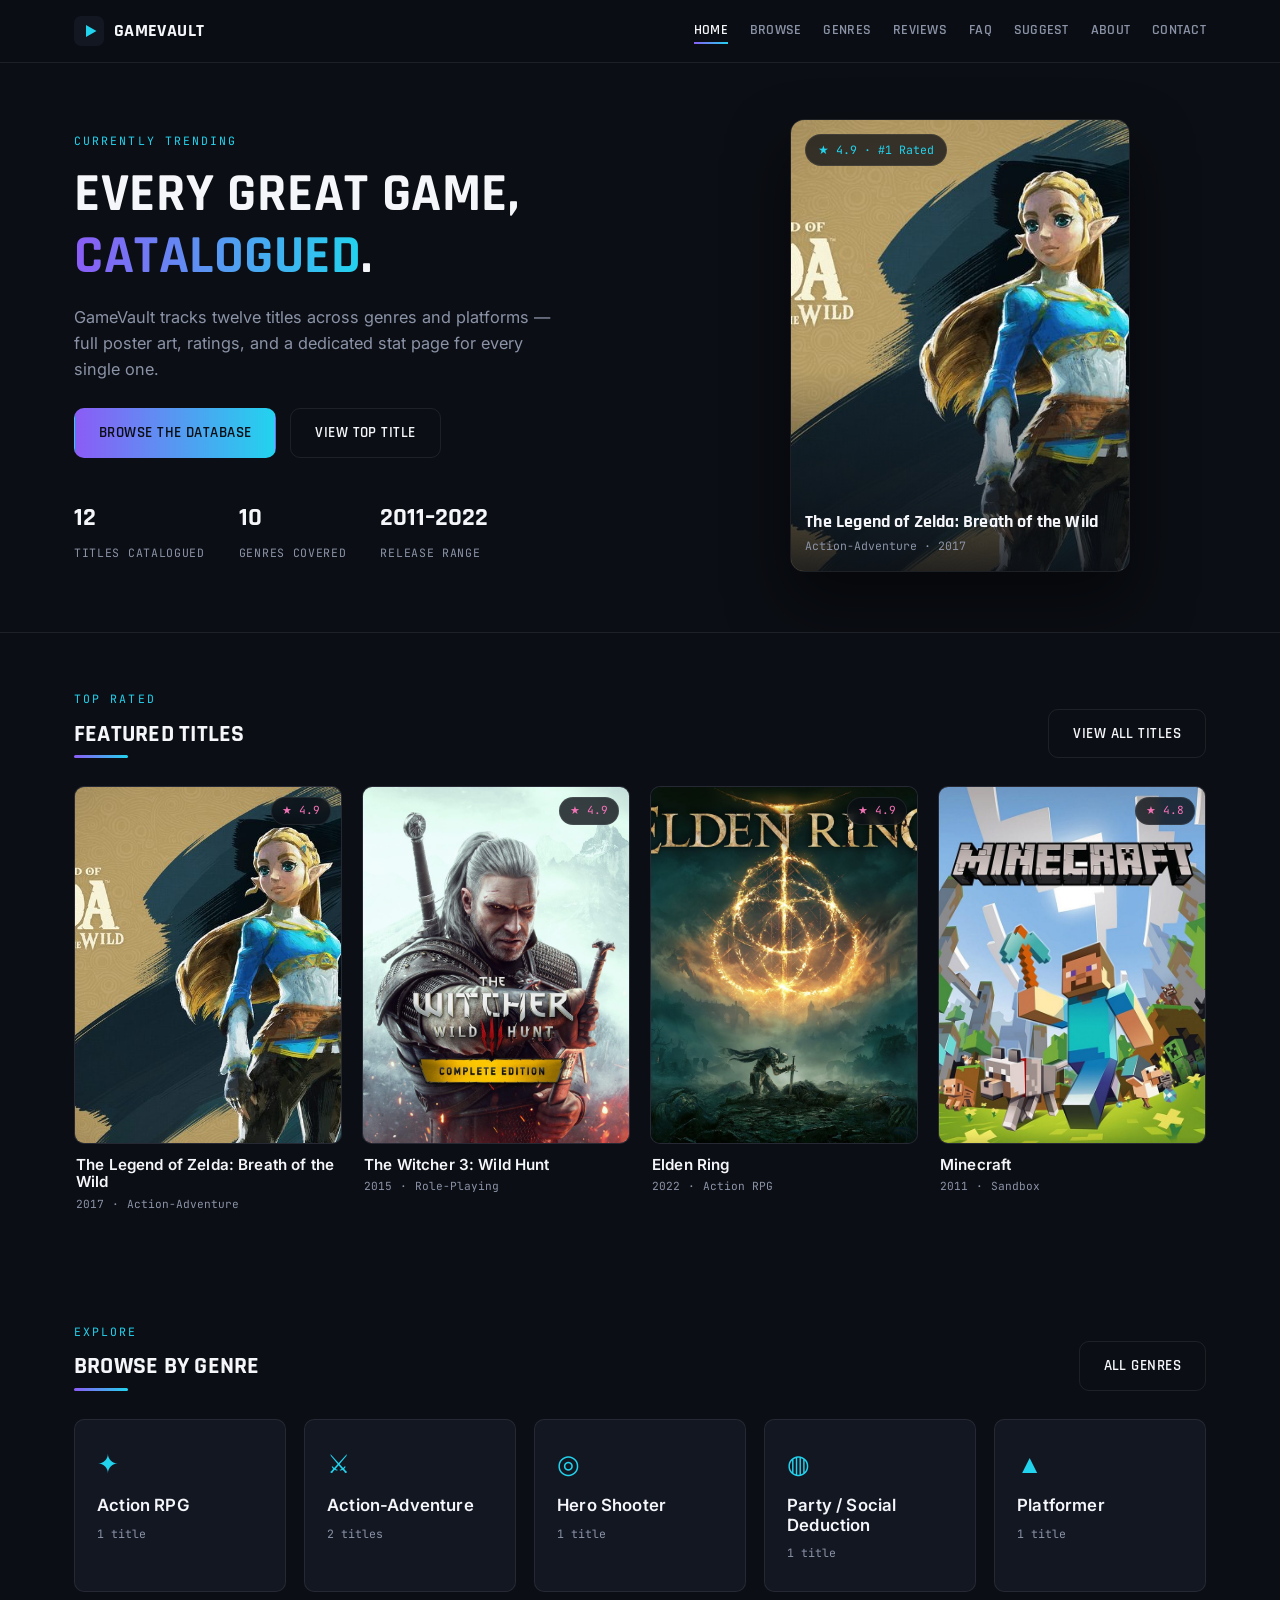
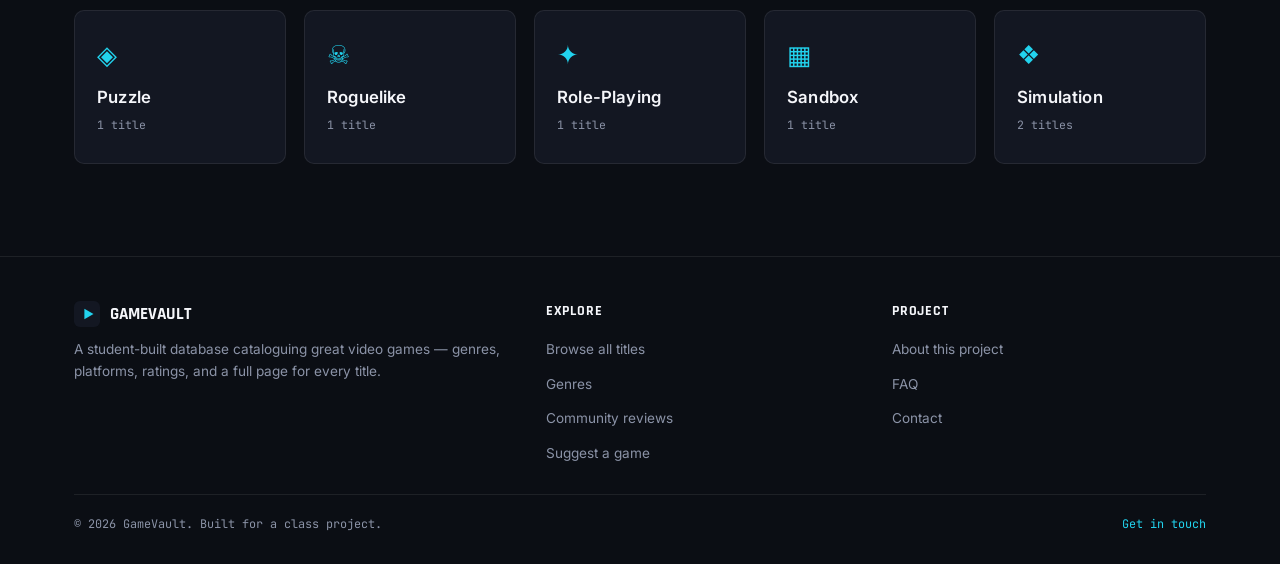
<file: index.html>
<!DOCTYPE html>
<html lang="en">
<head>
  <meta charset="UTF-8">
  <meta name="viewport" content="width=device-width, initial-scale=1.0">
  <title>GameVault — A Video Game Database</title>
  <meta name="description" content="GameVault is a browsable database of video games with poster art, ratings, platforms and full detail pages for every title.">
  <link rel="icon" type="image/svg+xml" href="data:image/svg+xml,%3Csvg xmlns='http://www.w3.org/2000/svg' viewBox='0 0 40 40'%3E%3Crect width='40' height='40' rx='9' fill='%230B0E14'/%3E%3Cpolygon points='16,12 30,20 16,28' fill='%2322D3EE'/%3E%3C/svg%3E">
  <link rel="preconnect" href="https://fonts.googleapis.com">
  <link rel="preconnect" href="https://fonts.gstatic.com" crossorigin>
  <link href="https://fonts.googleapis.com/css2?family=Inter:wght@400;500;600&family=Rajdhani:wght@600;700&family=JetBrains+Mono:wght@400;500&display=swap" rel="stylesheet">
  <link rel="stylesheet" href="style.css">
</head>
<body>

  <header class="site-header">
    <nav class="nav">
      <a class="nav-brand" href="index.html">
        <svg viewBox="0 0 40 40" xmlns="http://www.w3.org/2000/svg" aria-hidden="true">
          <rect width="40" height="40" rx="9" fill="#131722"/>
          <polygon points="16,12 30,20 16,28" fill="#22D3EE"/>
        </svg>
        <span>GameVault</span>
      </a>
      <button class="nav-toggle" id="nav-toggle" aria-expanded="false" aria-controls="nav-links">Menu</button>
      <ul class="nav-links" id="nav-links">
        <li><a href="index.html" aria-current="page">Home</a></li>
        <li><a href="games.html">Browse</a></li>
        <li><a href="genres.html">Genres</a></li>
        <li><a href="reviews.html">Reviews</a></li>
        <li><a href="faq.html">FAQ</a></li>
        <li><a href="submit.html">Suggest</a></li>
        <li><a href="about.html">About</a></li>
        <li><a href="contact.html">Contact</a></li>
      </ul>
    </nav>
  </header>

  <main>
    <section class="hero">
      <div class="container spotlight">
        <div>
          <span class="eyebrow">Currently trending</span>
          <h1>Every great game, <span class="gradient-text">catalogued</span>.</h1>
          <p class="lead">GameVault tracks twelve titles across genres and platforms — full poster art, ratings, and a dedicated stat page for every single one.</p>
          <div class="hero-actions">
            <a class="btn btn-primary" href="games.html">Browse the database</a>
            <a class="btn btn-outline" id="spotlight-cta" href="games.html">View top title</a>
          </div>
          <div class="hero-stats">
            <div><strong>12</strong><span>Titles catalogued</span></div>
            <div><strong>10</strong><span>Genres covered</span></div>
            <div><strong>2011–2022</strong><span>Release range</span></div>
          </div>
        </div>
        <div class="spotlight-poster" id="spotlight-media"></div>
      </div>
    </section>

    <section>
      <div class="container">
        <div class="section-head">
          <div>
            <span class="eyebrow">Top rated</span>
            <h2>Featured titles</h2>
          </div>
          <a class="btn btn-outline" href="games.html">View all titles</a>
        </div>
        <div class="game-grid" id="featured-grid"></div>
      </div>
    </section>

    <section>
      <div class="container">
        <div class="section-head">
          <div>
            <span class="eyebrow">Explore</span>
            <h2>Browse by genre</h2>
          </div>
          <a class="btn btn-outline" href="genres.html">All genres</a>
        </div>
        <div class="category-grid" id="genre-grid"></div>
      </div>
    </section>
  </main>

  <footer class="site-footer">
    <div class="container">
      <div class="footer-grid">
        <div class="footer-col">
          <div class="footer-brand">
            <svg viewBox="0 0 40 40" xmlns="http://www.w3.org/2000/svg" aria-hidden="true">
          <rect width="40" height="40" rx="9" fill="#131722"/>
          <polygon points="16,12 30,20 16,28" fill="#22D3EE"/>
        </svg>
            <span>GameVault</span>
          </div>
          <p>A student-built database cataloguing great video games — genres, platforms, ratings, and a full page for every title.</p>
        </div>
        <div class="footer-col">
          <h4>Explore</h4>
          <ul>
            <li><a href="games.html">Browse all titles</a></li>
            <li><a href="genres.html">Genres</a></li>
            <li><a href="reviews.html">Community reviews</a></li>
            <li><a href="submit.html">Suggest a game</a></li>
          </ul>
        </div>
        <div class="footer-col">
          <h4>Project</h4>
          <ul>
            <li><a href="about.html">About this project</a></li>
            <li><a href="faq.html">FAQ</a></li>
            <li><a href="contact.html">Contact</a></li>
          </ul>
        </div>
      </div>
      <div class="footer-row">
        <span>&copy; 2026 GameVault. Built for a class project.</span>
        <a href="contact.html">Get in touch</a>
      </div>
    </div>
  </footer>

  <script src="script.js"></script>
</body>
</html>
</file>
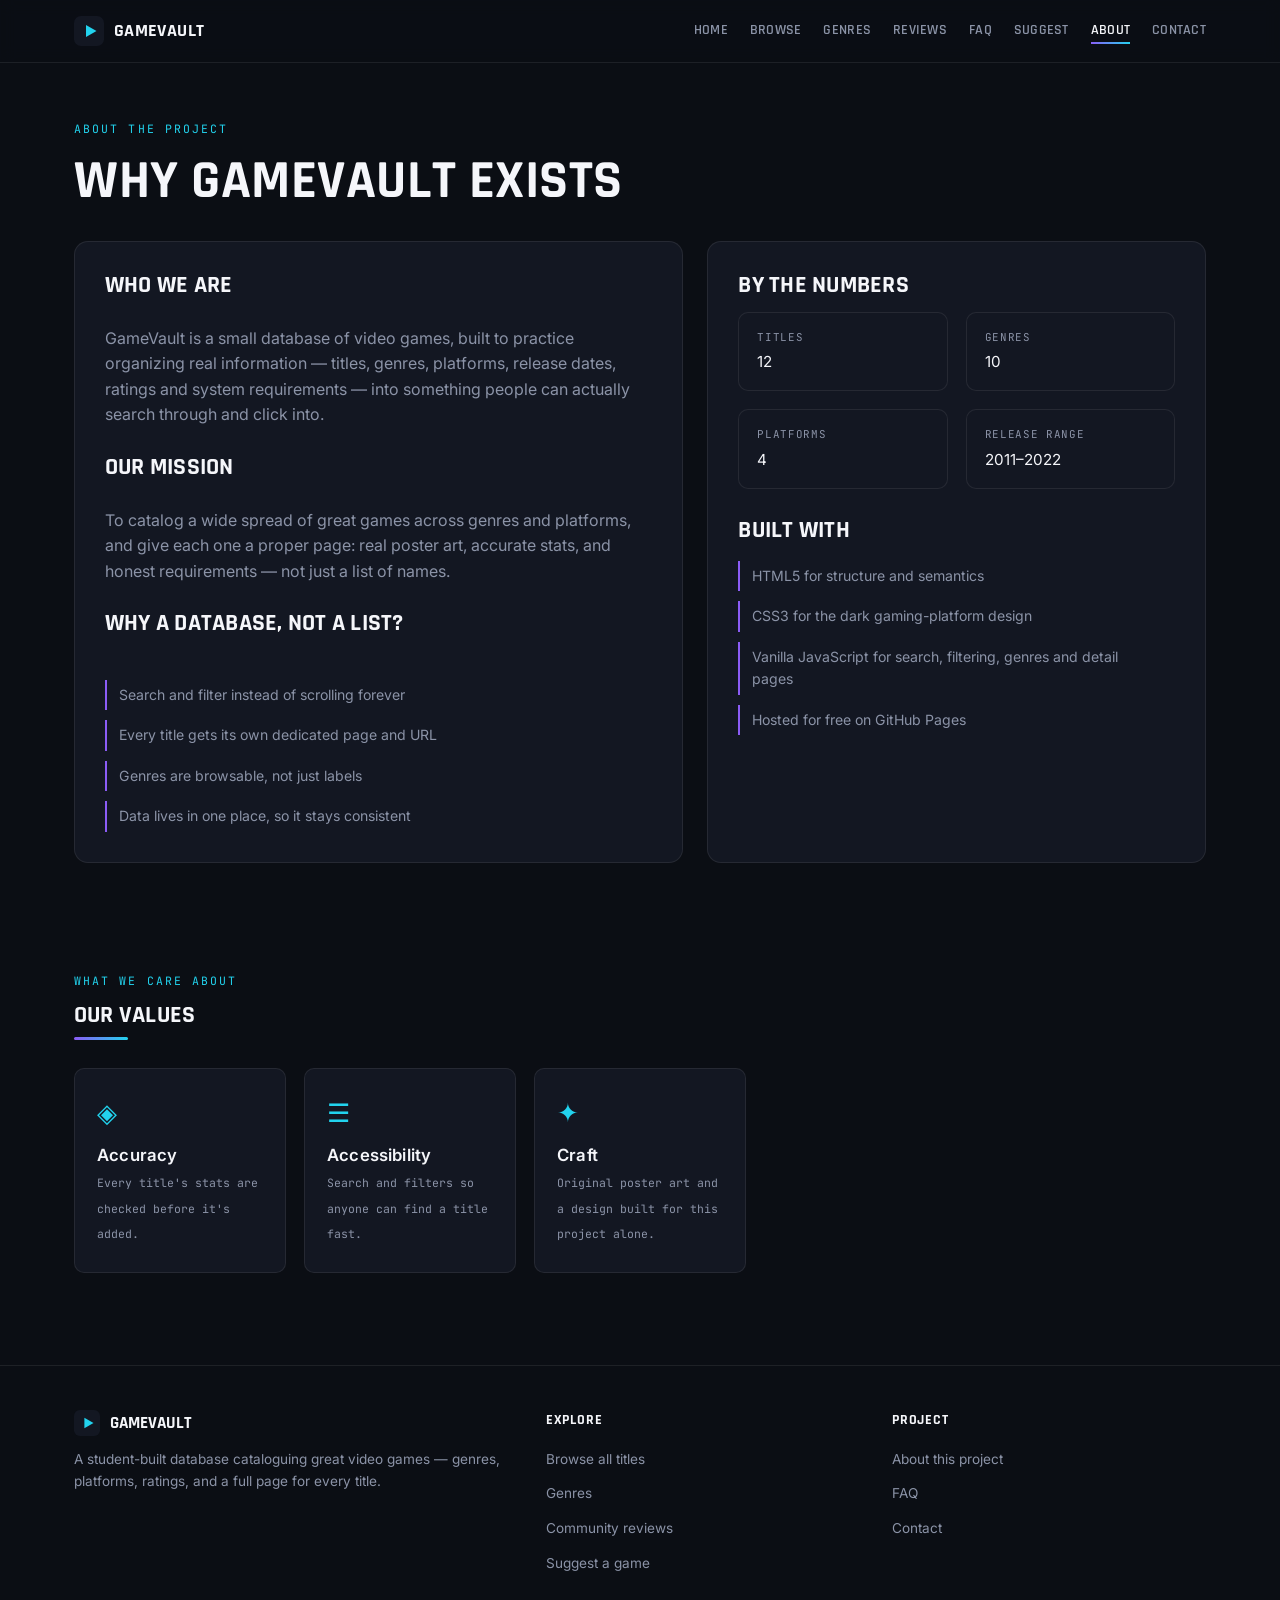
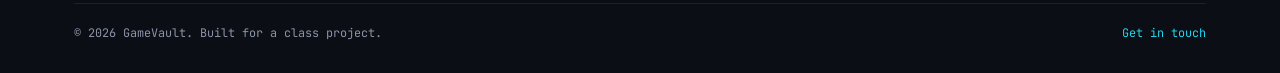
<file: about.html>
<!DOCTYPE html>
<html lang="en">
<head>
  <meta charset="UTF-8">
  <meta name="viewport" content="width=device-width, initial-scale=1.0">
  <title>About — GameVault</title>
  <meta name="description" content="What GameVault is, how it was built, and what it's for.">
  <link rel="icon" type="image/svg+xml" href="data:image/svg+xml,%3Csvg xmlns='http://www.w3.org/2000/svg' viewBox='0 0 40 40'%3E%3Crect width='40' height='40' rx='9' fill='%230B0E14'/%3E%3Cpolygon points='16,12 30,20 16,28' fill='%2322D3EE'/%3E%3C/svg%3E">
  <link rel="preconnect" href="https://fonts.googleapis.com">
  <link rel="preconnect" href="https://fonts.gstatic.com" crossorigin>
  <link href="https://fonts.googleapis.com/css2?family=Inter:wght@400;500;600&family=Rajdhani:wght@600;700&family=JetBrains+Mono:wght@400;500&display=swap" rel="stylesheet">
  <link rel="stylesheet" href="style.css">
</head>
<body>

  <header class="site-header">
    <nav class="nav">
      <a class="nav-brand" href="index.html">
        <svg viewBox="0 0 40 40" xmlns="http://www.w3.org/2000/svg" aria-hidden="true">
          <rect width="40" height="40" rx="9" fill="#131722"/>
          <polygon points="16,12 30,20 16,28" fill="#22D3EE"/>
        </svg>
        <span>GameVault</span>
      </a>
      <button class="nav-toggle" id="nav-toggle" aria-expanded="false" aria-controls="nav-links">Menu</button>
      <ul class="nav-links" id="nav-links">
        <li><a href="index.html">Home</a></li>
        <li><a href="games.html">Browse</a></li>
        <li><a href="genres.html">Genres</a></li>
        <li><a href="reviews.html">Reviews</a></li>
        <li><a href="faq.html">FAQ</a></li>
        <li><a href="submit.html">Suggest</a></li>
        <li><a href="about.html" aria-current="page">About</a></li>
        <li><a href="contact.html">Contact</a></li>
      </ul>
    </nav>
  </header>

  <main>
    <section>
      <div class="container">
        <span class="eyebrow">About the project</span>
        <h1>Why GameVault exists</h1>

        <div class="two-col" style="margin-top: 28px;">
          <div class="panel stack">
            <h2>Who We Are</h2>
            <p>GameVault is a small database of video games, built to practice organizing real information — titles, genres, platforms, release dates, ratings and system requirements — into something people can actually search through and click into.</p>
            <h2>Our Mission</h2>
            <p>To catalog a wide spread of great games across genres and platforms, and give each one a proper page: real poster art, accurate stats, and honest requirements — not just a list of names.</p>
            <h2>Why a Database, Not a List?</h2>
            <ul class="tech-list">
              <li>Search and filter instead of scrolling forever</li>
              <li>Every title gets its own dedicated page and URL</li>
              <li>Genres are browsable, not just labels</li>
              <li>Data lives in one place, so it stays consistent</li>
            </ul>
          </div>

          <div class="panel">
            <h2>By the Numbers</h2>
            <div class="fact-grid" style="margin-bottom: 0;">
              <div class="fact-card"><dt>Titles</dt><dd>12</dd></div>
              <div class="fact-card"><dt>Genres</dt><dd>10</dd></div>
              <div class="fact-card"><dt>Platforms</dt><dd>4</dd></div>
              <div class="fact-card"><dt>Release Range</dt><dd>2011–2022</dd></div>
            </div>
            <h2 style="margin-top: 28px;">Built With</h2>
            <ul class="tech-list">
              <li>HTML5 for structure and semantics</li>
              <li>CSS3 for the dark gaming-platform design</li>
              <li>Vanilla JavaScript for search, filtering, genres and detail pages</li>
              <li>Hosted for free on GitHub Pages</li>
            </ul>
          </div>
        </div>
      </div>
    </section>

    <section>
      <div class="container">
        <div class="section-head">
          <div>
            <span class="eyebrow">What we care about</span>
            <h2>Our Values</h2>
          </div>
        </div>
        <div class="category-grid">
          <div class="category-card">
            <span class="cat-icon">◈</span>
            <h3>Accuracy</h3>
            <span class="cat-count">Every title's stats are checked before it's added.</span>
          </div>
          <div class="category-card">
            <span class="cat-icon">☰</span>
            <h3>Accessibility</h3>
            <span class="cat-count">Search and filters so anyone can find a title fast.</span>
          </div>
          <div class="category-card">
            <span class="cat-icon">✦</span>
            <h3>Craft</h3>
            <span class="cat-count">Original poster art and a design built for this project alone.</span>
          </div>
        </div>
      </div>
    </section>
  </main>

  <footer class="site-footer">
    <div class="container">
      <div class="footer-grid">
        <div class="footer-col">
          <div class="footer-brand">
            <svg viewBox="0 0 40 40" xmlns="http://www.w3.org/2000/svg" aria-hidden="true">
          <rect width="40" height="40" rx="9" fill="#131722"/>
          <polygon points="16,12 30,20 16,28" fill="#22D3EE"/>
        </svg>
            <span>GameVault</span>
          </div>
          <p>A student-built database cataloguing great video games — genres, platforms, ratings, and a full page for every title.</p>
        </div>
        <div class="footer-col">
          <h4>Explore</h4>
          <ul>
            <li><a href="games.html">Browse all titles</a></li>
            <li><a href="genres.html">Genres</a></li>
            <li><a href="reviews.html">Community reviews</a></li>
            <li><a href="submit.html">Suggest a game</a></li>
          </ul>
        </div>
        <div class="footer-col">
          <h4>Project</h4>
          <ul>
            <li><a href="about.html">About this project</a></li>
            <li><a href="faq.html">FAQ</a></li>
            <li><a href="contact.html">Contact</a></li>
          </ul>
        </div>
      </div>
      <div class="footer-row">
        <span>&copy; 2026 GameVault. Built for a class project.</span>
        <a href="contact.html">Get in touch</a>
      </div>
    </div>
  </footer>

  <script src="script.js"></script>
</body>
</html>
</file>
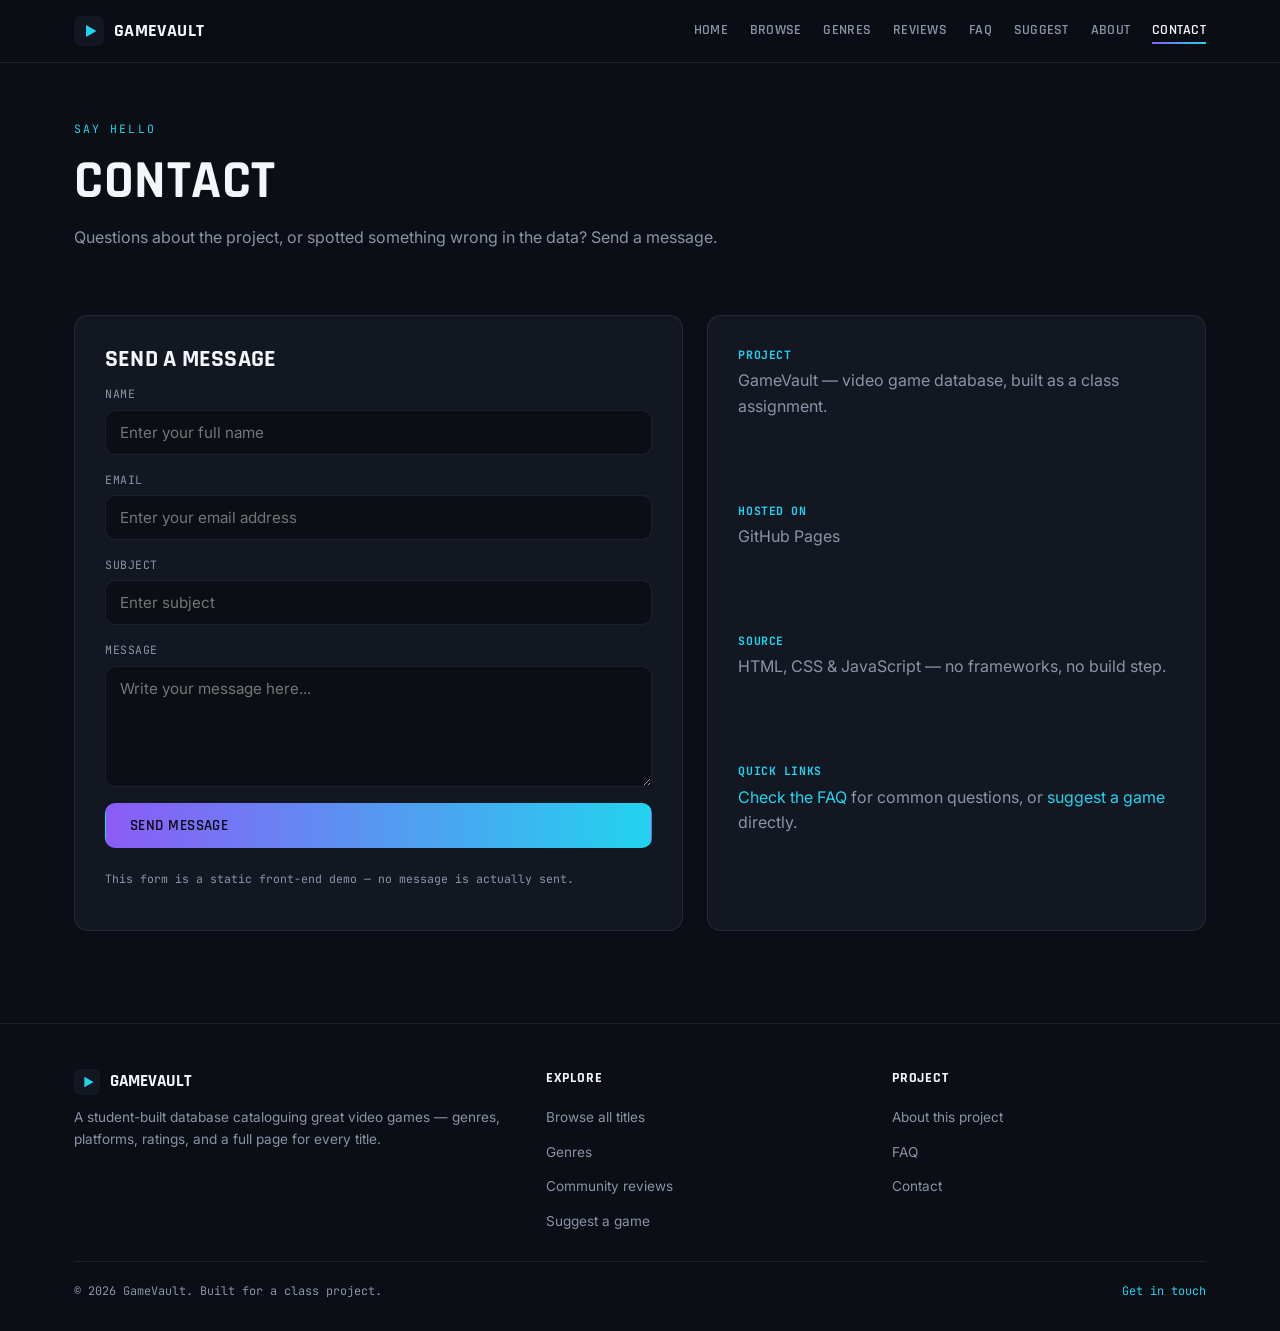
<file: contact.html>
<!DOCTYPE html>
<html lang="en">
<head>
  <meta charset="UTF-8">
  <meta name="viewport" content="width=device-width, initial-scale=1.0">
  <title>Contact — GameVault</title>
  <meta name="description" content="Get in touch about the GameVault project.">
  <link rel="icon" type="image/svg+xml" href="data:image/svg+xml,%3Csvg xmlns='http://www.w3.org/2000/svg' viewBox='0 0 40 40'%3E%3Crect width='40' height='40' rx='9' fill='%230B0E14'/%3E%3Cpolygon points='16,12 30,20 16,28' fill='%2322D3EE'/%3E%3C/svg%3E">
  <link rel="preconnect" href="https://fonts.googleapis.com">
  <link rel="preconnect" href="https://fonts.gstatic.com" crossorigin>
  <link href="https://fonts.googleapis.com/css2?family=Inter:wght@400;500;600&family=Rajdhani:wght@600;700&family=JetBrains+Mono:wght@400;500&display=swap" rel="stylesheet">
  <link rel="stylesheet" href="style.css">
</head>
<body>

  <header class="site-header">
    <nav class="nav">
      <a class="nav-brand" href="index.html">
        <svg viewBox="0 0 40 40" xmlns="http://www.w3.org/2000/svg" aria-hidden="true">
          <rect width="40" height="40" rx="9" fill="#131722"/>
          <polygon points="16,12 30,20 16,28" fill="#22D3EE"/>
        </svg>
        <span>GameVault</span>
      </a>
      <button class="nav-toggle" id="nav-toggle" aria-expanded="false" aria-controls="nav-links">Menu</button>
      <ul class="nav-links" id="nav-links">
        <li><a href="index.html">Home</a></li>
        <li><a href="games.html">Browse</a></li>
        <li><a href="genres.html">Genres</a></li>
        <li><a href="reviews.html">Reviews</a></li>
        <li><a href="faq.html">FAQ</a></li>
        <li><a href="submit.html">Suggest</a></li>
        <li><a href="about.html">About</a></li>
        <li><a href="contact.html" aria-current="page">Contact</a></li>
      </ul>
    </nav>
  </header>

  <main>
    <section style="padding-bottom: 0;">
      <div class="container">
        <span class="eyebrow">Say hello</span>
        <h1>Contact</h1>
        <p class="lead">Questions about the project, or spotted something wrong in the data? Send a message.</p>
      </div>
    </section>

    <section>
      <div class="container">
        <div class="two-col">
          <div class="panel">
            <h2>Send a message</h2>
            <form class="contact-form" id="contact-form">
              <div class="field">
                <label for="name">Name</label>
                <input type="text" id="name" name="name" placeholder="Enter your full name" required>
              </div>
              <div class="field">
                <label for="email">Email</label>
                <input type="email" id="email" name="email" placeholder="Enter your email address" required>
              </div>
              <div class="field">
                <label for="subject">Subject</label>
                <input type="text" id="subject" name="subject" placeholder="Enter subject" required>
              </div>
              <div class="field">
                <label for="message">Message</label>
                <textarea id="message" name="message" rows="5" placeholder="Write your message here..." required></textarea>
              </div>
              <button type="submit" class="btn btn-primary">Send Message</button>
              <p class="form-note">This form is a static front-end demo — no message is actually sent.</p>
            </form>
          </div>

          <div class="panel contact-info">
            <div class="item">
              <strong>Project</strong>
              <p>GameVault — video game database, built as a class assignment.</p>
            </div>
            <div class="item">
              <strong>Hosted on</strong>
              <p>GitHub Pages</p>
            </div>
            <div class="item">
              <strong>Source</strong>
              <p>HTML, CSS &amp; JavaScript — no frameworks, no build step.</p>
            </div>
            <div class="item">
              <strong>Quick links</strong>
              <p><a href="faq.html" style="color: var(--accent-cyan);">Check the FAQ</a> for common questions, or <a href="submit.html" style="color: var(--accent-cyan);">suggest a game</a> directly.</p>
            </div>
          </div>
        </div>
      </div>
    </section>
  </main>

  <footer class="site-footer">
    <div class="container">
      <div class="footer-grid">
        <div class="footer-col">
          <div class="footer-brand">
            <svg viewBox="0 0 40 40" xmlns="http://www.w3.org/2000/svg" aria-hidden="true">
          <rect width="40" height="40" rx="9" fill="#131722"/>
          <polygon points="16,12 30,20 16,28" fill="#22D3EE"/>
        </svg>
            <span>GameVault</span>
          </div>
          <p>A student-built database cataloguing great video games — genres, platforms, ratings, and a full page for every title.</p>
        </div>
        <div class="footer-col">
          <h4>Explore</h4>
          <ul>
            <li><a href="games.html">Browse all titles</a></li>
            <li><a href="genres.html">Genres</a></li>
            <li><a href="reviews.html">Community reviews</a></li>
            <li><a href="submit.html">Suggest a game</a></li>
          </ul>
        </div>
        <div class="footer-col">
          <h4>Project</h4>
          <ul>
            <li><a href="about.html">About this project</a></li>
            <li><a href="faq.html">FAQ</a></li>
            <li><a href="contact.html">Contact</a></li>
          </ul>
        </div>
      </div>
      <div class="footer-row">
        <span>&copy; 2026 GameVault. Built for a class project.</span>
        <a href="contact.html">Get in touch</a>
      </div>
    </div>
  </footer>

  <script src="script.js"></script>
</body>
</html>
</file>
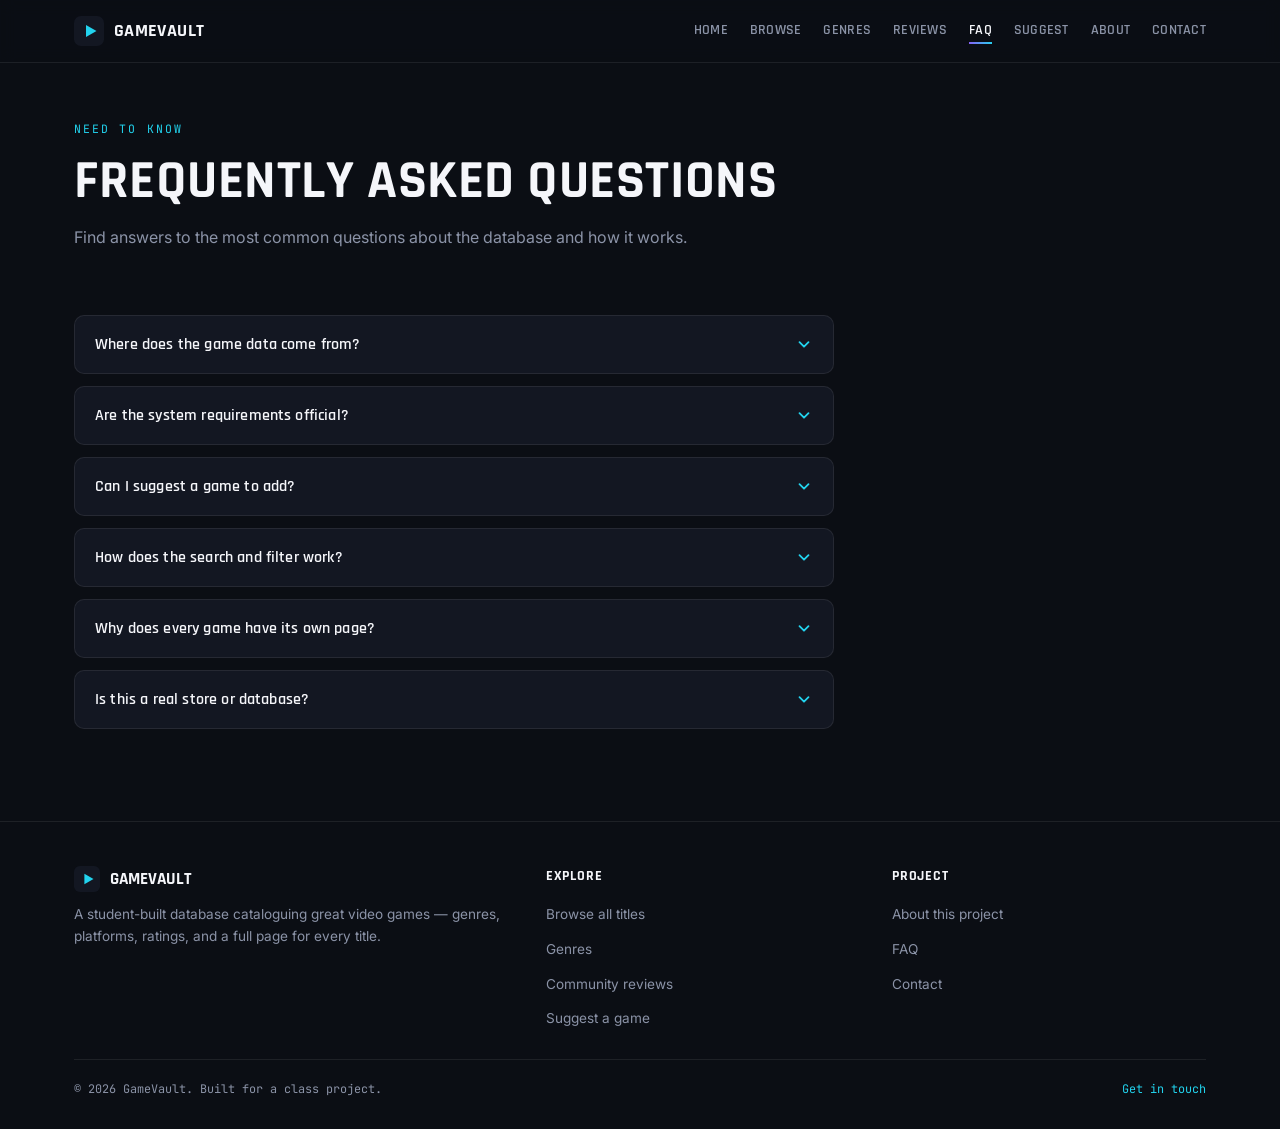
<file: faq.html>
<!DOCTYPE html>
<html lang="en">
<head>
  <meta charset="UTF-8">
  <meta name="viewport" content="width=device-width, initial-scale=1.0">
  <title>FAQ — GameVault</title>
  <meta name="description" content="Frequently asked questions about the GameVault database project.">
  <link rel="icon" type="image/svg+xml" href="data:image/svg+xml,%3Csvg xmlns='http://www.w3.org/2000/svg' viewBox='0 0 40 40'%3E%3Crect width='40' height='40' rx='9' fill='%230B0E14'/%3E%3Cpolygon points='16,12 30,20 16,28' fill='%2322D3EE'/%3E%3C/svg%3E">
  <link rel="preconnect" href="https://fonts.googleapis.com">
  <link rel="preconnect" href="https://fonts.gstatic.com" crossorigin>
  <link href="https://fonts.googleapis.com/css2?family=Inter:wght@400;500;600&family=Rajdhani:wght@600;700&family=JetBrains+Mono:wght@400;500&display=swap" rel="stylesheet">
  <link rel="stylesheet" href="style.css">
</head>
<body>

  <header class="site-header">
    <nav class="nav">
      <a class="nav-brand" href="index.html">
        <svg viewBox="0 0 40 40" xmlns="http://www.w3.org/2000/svg" aria-hidden="true">
          <rect width="40" height="40" rx="9" fill="#131722"/>
          <polygon points="16,12 30,20 16,28" fill="#22D3EE"/>
        </svg>
        <span>GameVault</span>
      </a>
      <button class="nav-toggle" id="nav-toggle" aria-expanded="false" aria-controls="nav-links">Menu</button>
      <ul class="nav-links" id="nav-links">
        <li><a href="index.html">Home</a></li>
        <li><a href="games.html">Browse</a></li>
        <li><a href="genres.html">Genres</a></li>
        <li><a href="reviews.html">Reviews</a></li>
        <li><a href="faq.html" aria-current="page">FAQ</a></li>
        <li><a href="submit.html">Suggest</a></li>
        <li><a href="about.html">About</a></li>
        <li><a href="contact.html">Contact</a></li>
      </ul>
    </nav>
  </header>

  <main>
    <section style="padding-bottom: 0;">
      <div class="container">
        <span class="eyebrow">Need to know</span>
        <h1>Frequently Asked Questions</h1>
        <p class="lead">Find answers to the most common questions about the database and how it works.</p>
      </div>
    </section>

    <section>
      <div class="container">
        <div class="faq-list">
          <div class="faq-item">
            <button class="faq-question" aria-expanded="false">
              <span>Where does the game data come from?</span>
              <svg class="chevron" viewBox="0 0 20 20" fill="none" xmlns="http://www.w3.org/2000/svg"><path d="M5 8l5 5 5-5" stroke="currentColor" stroke-width="2" stroke-linecap="round" stroke-linejoin="round"/></svg>
            </button>
            <div class="faq-answer">
              <p>Every title's genre, platform, release date, publisher and developer was researched and entered by hand into a single JavaScript file that powers the whole site.</p>
            </div>
          </div>
          <div class="faq-item">
            <button class="faq-question" aria-expanded="false">
              <span>Are the system requirements official?</span>
              <svg class="chevron" viewBox="0 0 20 20" fill="none" xmlns="http://www.w3.org/2000/svg"><path d="M5 8l5 5 5-5" stroke="currentColor" stroke-width="2" stroke-linecap="round" stroke-linejoin="round"/></svg>
            </button>
            <div class="faq-answer">
              <p>They're approximate, typical minimum specs for a class project — not copied from any publisher's official spec sheet. Treat them as a general guide, not an exact source.</p>
            </div>
          </div>
          <div class="faq-item">
            <button class="faq-question" aria-expanded="false">
              <span>Can I suggest a game to add?</span>
              <svg class="chevron" viewBox="0 0 20 20" fill="none" xmlns="http://www.w3.org/2000/svg"><path d="M5 8l5 5 5-5" stroke="currentColor" stroke-width="2" stroke-linecap="round" stroke-linejoin="round"/></svg>
            </button>
            <div class="faq-answer">
              <p>Yes — head to the Suggest a Game page, fill out the short form, and it'll be considered for the next update to the database.</p>
            </div>
          </div>
          <div class="faq-item">
            <button class="faq-question" aria-expanded="false">
              <span>How does the search and filter work?</span>
              <svg class="chevron" viewBox="0 0 20 20" fill="none" xmlns="http://www.w3.org/2000/svg"><path d="M5 8l5 5 5-5" stroke="currentColor" stroke-width="2" stroke-linecap="round" stroke-linejoin="round"/></svg>
            </button>
            <div class="faq-answer">
              <p>Everything happens in the browser with JavaScript — typing in the search box or changing a dropdown instantly filters the twelve titles already loaded on the page, no server involved.</p>
            </div>
          </div>
          <div class="faq-item">
            <button class="faq-question" aria-expanded="false">
              <span>Why does every game have its own page?</span>
              <svg class="chevron" viewBox="0 0 20 20" fill="none" xmlns="http://www.w3.org/2000/svg"><path d="M5 8l5 5 5-5" stroke="currentColor" stroke-width="2" stroke-linecap="round" stroke-linejoin="round"/></svg>
            </button>
            <div class="faq-answer">
              <p>Instead of writing twelve near-identical HTML files, one template (game.html) reads an id from the page's URL and fills itself in from the database. It's more maintainable and it's how a lot of real sites handle this.</p>
            </div>
          </div>
          <div class="faq-item">
            <button class="faq-question" aria-expanded="false">
              <span>Is this a real store or database?</span>
              <svg class="chevron" viewBox="0 0 20 20" fill="none" xmlns="http://www.w3.org/2000/svg"><path d="M5 8l5 5 5-5" stroke="currentColor" stroke-width="2" stroke-linecap="round" stroke-linejoin="round"/></svg>
            </button>
            <div class="faq-answer">
              <p>No — GameVault is a static, front-end-only class project. Nothing is actually purchased, submitted to a server, or sent anywhere; the forms redirect to a thank-you page for demonstration.</p>
            </div>
          </div>
        </div>
      </div>
    </section>
  </main>

  <footer class="site-footer">
    <div class="container">
      <div class="footer-grid">
        <div class="footer-col">
          <div class="footer-brand">
            <svg viewBox="0 0 40 40" xmlns="http://www.w3.org/2000/svg" aria-hidden="true">
          <rect width="40" height="40" rx="9" fill="#131722"/>
          <polygon points="16,12 30,20 16,28" fill="#22D3EE"/>
        </svg>
            <span>GameVault</span>
          </div>
          <p>A student-built database cataloguing great video games — genres, platforms, ratings, and a full page for every title.</p>
        </div>
        <div class="footer-col">
          <h4>Explore</h4>
          <ul>
            <li><a href="games.html">Browse all titles</a></li>
            <li><a href="genres.html">Genres</a></li>
            <li><a href="reviews.html">Community reviews</a></li>
            <li><a href="submit.html">Suggest a game</a></li>
          </ul>
        </div>
        <div class="footer-col">
          <h4>Project</h4>
          <ul>
            <li><a href="about.html">About this project</a></li>
            <li><a href="faq.html">FAQ</a></li>
            <li><a href="contact.html">Contact</a></li>
          </ul>
        </div>
      </div>
      <div class="footer-row">
        <span>&copy; 2026 GameVault. Built for a class project.</span>
        <a href="contact.html">Get in touch</a>
      </div>
    </div>
  </footer>

  <script src="script.js"></script>
</body>
</html>
</file>
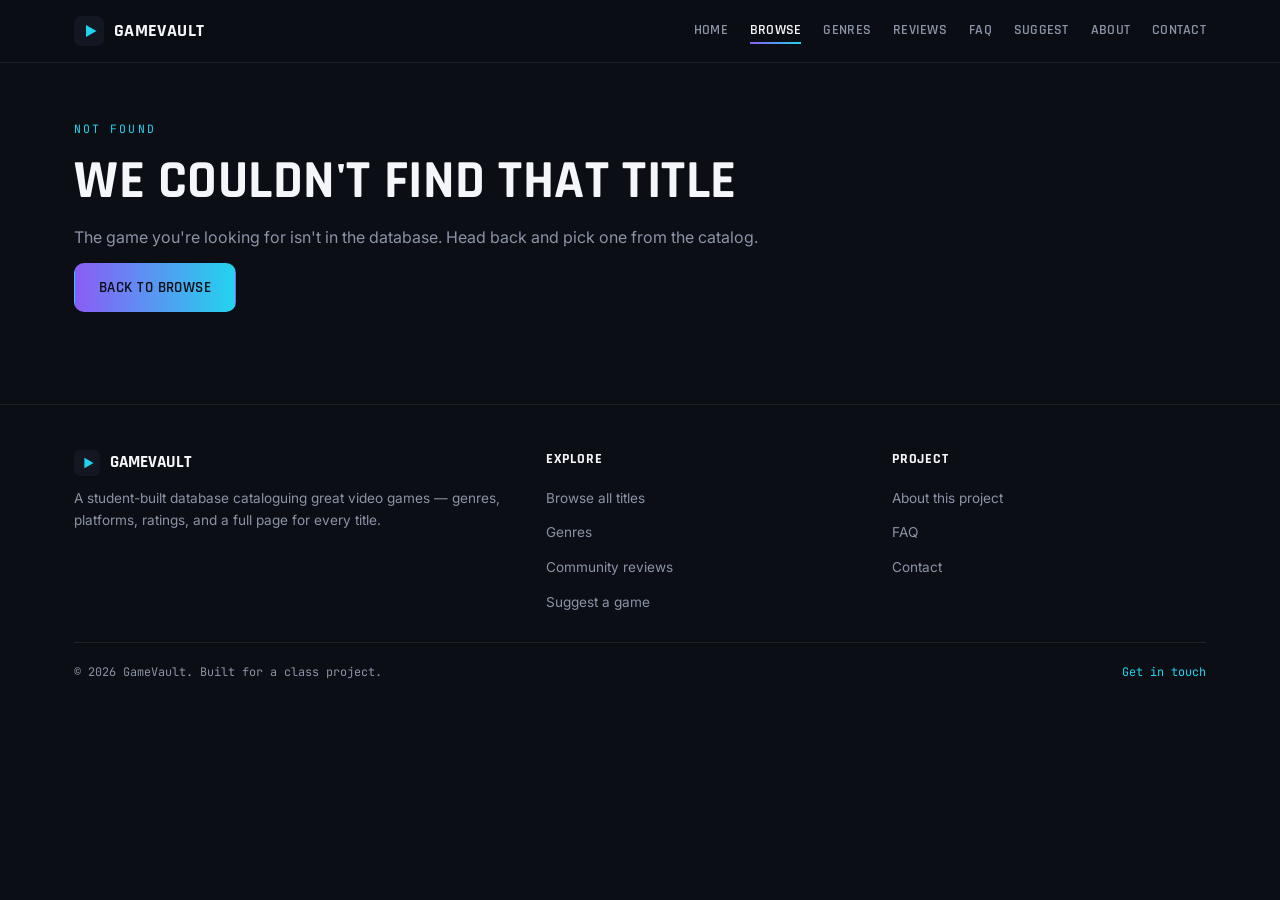
<file: game.html>
<!DOCTYPE html>
<html lang="en">
<head>
  <meta charset="UTF-8">
  <meta name="viewport" content="width=device-width, initial-scale=1.0">
  <title>Game Details — GameVault</title>
  <meta name="description" content="Full details, stats and requirements for a title in the GameVault database.">
  <link rel="icon" type="image/svg+xml" href="data:image/svg+xml,%3Csvg xmlns='http://www.w3.org/2000/svg' viewBox='0 0 40 40'%3E%3Crect width='40' height='40' rx='9' fill='%230B0E14'/%3E%3Cpolygon points='16,12 30,20 16,28' fill='%2322D3EE'/%3E%3C/svg%3E">
  <link rel="preconnect" href="https://fonts.googleapis.com">
  <link rel="preconnect" href="https://fonts.gstatic.com" crossorigin>
  <link href="https://fonts.googleapis.com/css2?family=Inter:wght@400;500;600&family=Rajdhani:wght@600;700&family=JetBrains+Mono:wght@400;500&display=swap" rel="stylesheet">
  <link rel="stylesheet" href="style.css">
</head>
<body>

  <header class="site-header">
    <nav class="nav">
      <a class="nav-brand" href="index.html">
        <svg viewBox="0 0 40 40" xmlns="http://www.w3.org/2000/svg" aria-hidden="true">
          <rect width="40" height="40" rx="9" fill="#131722"/>
          <polygon points="16,12 30,20 16,28" fill="#22D3EE"/>
        </svg>
        <span>GameVault</span>
      </a>
      <button class="nav-toggle" id="nav-toggle" aria-expanded="false" aria-controls="nav-links">Menu</button>
      <ul class="nav-links" id="nav-links">
        <li><a href="index.html">Home</a></li>
        <li><a href="games.html" aria-current="page">Browse</a></li>
        <li><a href="genres.html">Genres</a></li>
        <li><a href="reviews.html">Reviews</a></li>
        <li><a href="faq.html">FAQ</a></li>
        <li><a href="submit.html">Suggest</a></li>
        <li><a href="about.html">About</a></li>
        <li><a href="contact.html">Contact</a></li>
      </ul>
    </nav>
  </header>

  <main>
    <section>
      <div class="container" id="detail-content">
        <!-- Filled in by script.js based on ?id= in the URL -->
      </div>
    </section>
  </main>

  <footer class="site-footer">
    <div class="container">
      <div class="footer-grid">
        <div class="footer-col">
          <div class="footer-brand">
            <svg viewBox="0 0 40 40" xmlns="http://www.w3.org/2000/svg" aria-hidden="true">
          <rect width="40" height="40" rx="9" fill="#131722"/>
          <polygon points="16,12 30,20 16,28" fill="#22D3EE"/>
        </svg>
            <span>GameVault</span>
          </div>
          <p>A student-built database cataloguing great video games — genres, platforms, ratings, and a full page for every title.</p>
        </div>
        <div class="footer-col">
          <h4>Explore</h4>
          <ul>
            <li><a href="games.html">Browse all titles</a></li>
            <li><a href="genres.html">Genres</a></li>
            <li><a href="reviews.html">Community reviews</a></li>
            <li><a href="submit.html">Suggest a game</a></li>
          </ul>
        </div>
        <div class="footer-col">
          <h4>Project</h4>
          <ul>
            <li><a href="about.html">About this project</a></li>
            <li><a href="faq.html">FAQ</a></li>
            <li><a href="contact.html">Contact</a></li>
          </ul>
        </div>
      </div>
      <div class="footer-row">
        <span>&copy; 2026 GameVault. Built for a class project.</span>
        <a href="contact.html">Get in touch</a>
      </div>
    </div>
  </footer>

  <script src="script.js"></script>
</body>
</html>
</file>
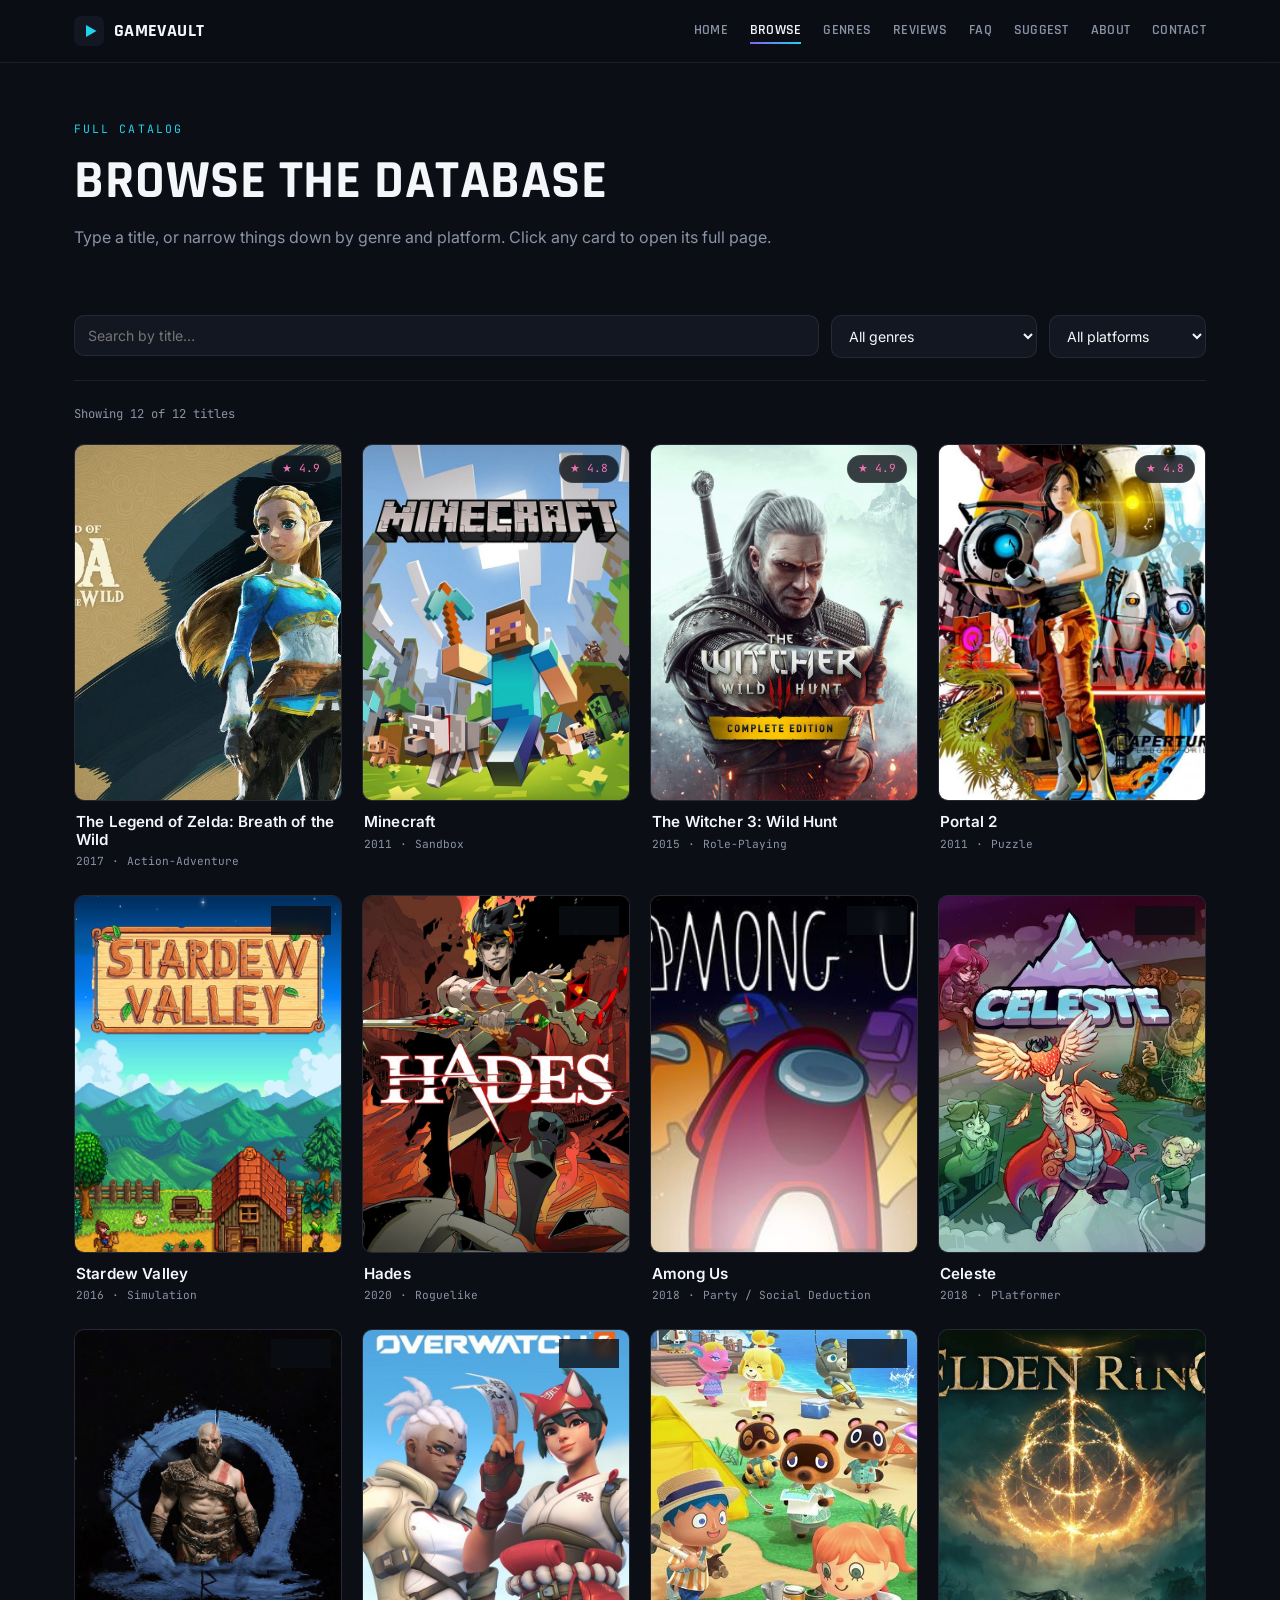
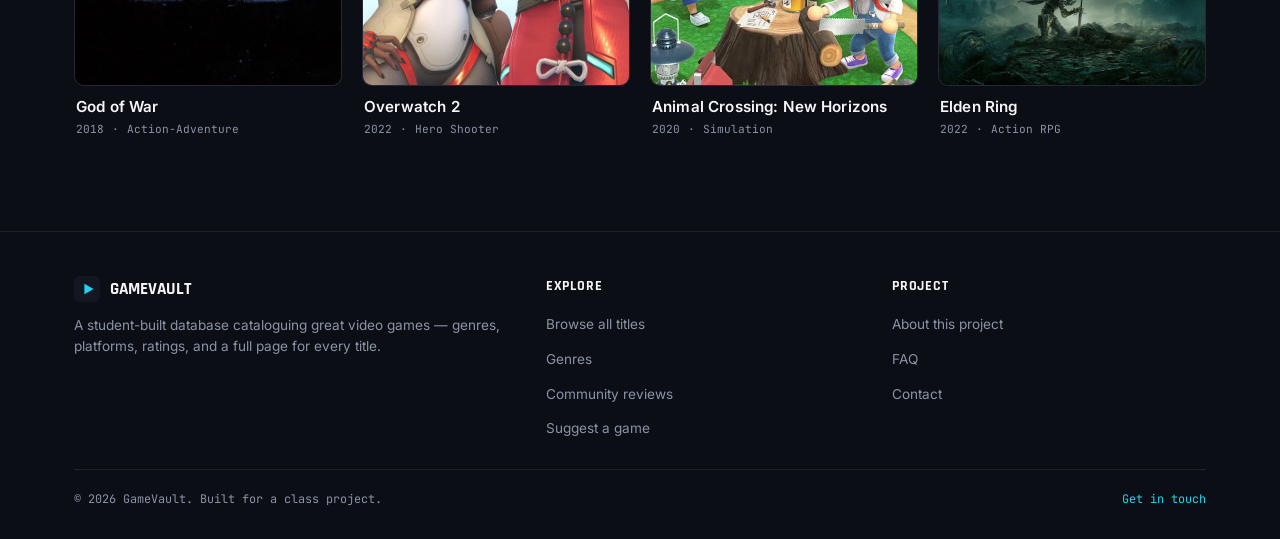
<file: games.html>
<!DOCTYPE html>
<html lang="en">
<head>
  <meta charset="UTF-8">
  <meta name="viewport" content="width=device-width, initial-scale=1.0">
  <title>Browse Games — GameVault</title>
  <meta name="description" content="Search and filter the full GameVault database by title, genre and platform.">
  <link rel="icon" type="image/svg+xml" href="data:image/svg+xml,%3Csvg xmlns='http://www.w3.org/2000/svg' viewBox='0 0 40 40'%3E%3Crect width='40' height='40' rx='9' fill='%230B0E14'/%3E%3Cpolygon points='16,12 30,20 16,28' fill='%2322D3EE'/%3E%3C/svg%3E">
  <link rel="preconnect" href="https://fonts.googleapis.com">
  <link rel="preconnect" href="https://fonts.gstatic.com" crossorigin>
  <link href="https://fonts.googleapis.com/css2?family=Inter:wght@400;500;600&family=Rajdhani:wght@600;700&family=JetBrains+Mono:wght@400;500&display=swap" rel="stylesheet">
  <link rel="stylesheet" href="style.css">
</head>
<body>

  <header class="site-header">
    <nav class="nav">
      <a class="nav-brand" href="index.html">
        <svg viewBox="0 0 40 40" xmlns="http://www.w3.org/2000/svg" aria-hidden="true">
          <rect width="40" height="40" rx="9" fill="#131722"/>
          <polygon points="16,12 30,20 16,28" fill="#22D3EE"/>
        </svg>
        <span>GameVault</span>
      </a>
      <button class="nav-toggle" id="nav-toggle" aria-expanded="false" aria-controls="nav-links">Menu</button>
      <ul class="nav-links" id="nav-links">
        <li><a href="index.html">Home</a></li>
        <li><a href="games.html" aria-current="page">Browse</a></li>
        <li><a href="genres.html">Genres</a></li>
        <li><a href="reviews.html">Reviews</a></li>
        <li><a href="faq.html">FAQ</a></li>
        <li><a href="submit.html">Suggest</a></li>
        <li><a href="about.html">About</a></li>
        <li><a href="contact.html">Contact</a></li>
      </ul>
    </nav>
  </header>

  <main>
    <section style="padding-bottom: 0;">
      <div class="container">
        <span class="eyebrow">Full catalog</span>
        <h1>Browse the database</h1>
        <p class="lead">Type a title, or narrow things down by genre and platform. Click any card to open its full page.</p>
      </div>
    </section>

    <section>
      <div class="container">
        <div class="filter-bar">
          <div class="search-field">
            <label for="search-input" class="visually-hidden">Search titles</label>
            <input type="text" id="search-input" placeholder="Search by title…" autocomplete="off">
          </div>
          <select id="genre-select" aria-label="Filter by genre">
            <option value="all">All genres</option>
          </select>
          <select id="platform-select" aria-label="Filter by platform">
            <option value="all">All platforms</option>
          </select>
        </div>

        <p class="result-count" id="result-count"></p>

        <div class="game-grid" id="game-grid"></div>
        <div class="empty-state" id="empty-state">No titles match that search. Try a different title, genre or platform.</div>
      </div>
    </section>
  </main>

  <footer class="site-footer">
    <div class="container">
      <div class="footer-grid">
        <div class="footer-col">
          <div class="footer-brand">
            <svg viewBox="0 0 40 40" xmlns="http://www.w3.org/2000/svg" aria-hidden="true">
          <rect width="40" height="40" rx="9" fill="#131722"/>
          <polygon points="16,12 30,20 16,28" fill="#22D3EE"/>
        </svg>
            <span>GameVault</span>
          </div>
          <p>A student-built database cataloguing great video games — genres, platforms, ratings, and a full page for every title.</p>
        </div>
        <div class="footer-col">
          <h4>Explore</h4>
          <ul>
            <li><a href="games.html">Browse all titles</a></li>
            <li><a href="genres.html">Genres</a></li>
            <li><a href="reviews.html">Community reviews</a></li>
            <li><a href="submit.html">Suggest a game</a></li>
          </ul>
        </div>
        <div class="footer-col">
          <h4>Project</h4>
          <ul>
            <li><a href="about.html">About this project</a></li>
            <li><a href="faq.html">FAQ</a></li>
            <li><a href="contact.html">Contact</a></li>
          </ul>
        </div>
      </div>
      <div class="footer-row">
        <span>&copy; 2026 GameVault. Built for a class project.</span>
        <a href="contact.html">Get in touch</a>
      </div>
    </div>
  </footer>

  <script src="script.js"></script>
</body>
</html>
</file>
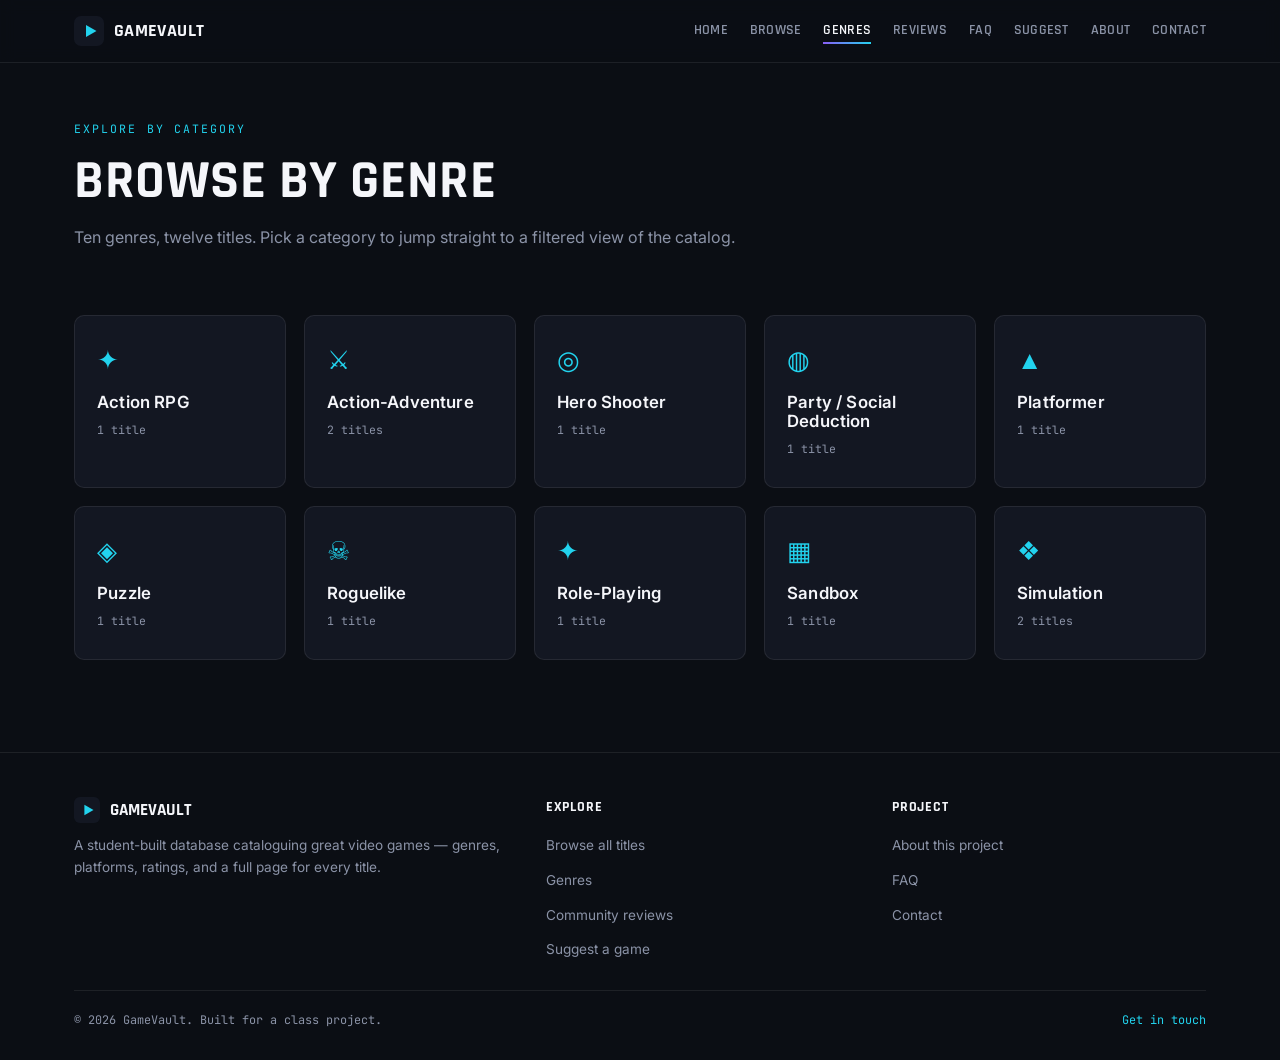
<file: genres.html>
<!DOCTYPE html>
<html lang="en">
<head>
  <meta charset="UTF-8">
  <meta name="viewport" content="width=device-width, initial-scale=1.0">
  <title>Genres — GameVault</title>
  <meta name="description" content="Browse the GameVault database by genre — Action-Adventure, RPG, Puzzle, Simulation, and more.">
  <link rel="icon" type="image/svg+xml" href="data:image/svg+xml,%3Csvg xmlns='http://www.w3.org/2000/svg' viewBox='0 0 40 40'%3E%3Crect width='40' height='40' rx='9' fill='%230B0E14'/%3E%3Cpolygon points='16,12 30,20 16,28' fill='%2322D3EE'/%3E%3C/svg%3E">
  <link rel="preconnect" href="https://fonts.googleapis.com">
  <link rel="preconnect" href="https://fonts.gstatic.com" crossorigin>
  <link href="https://fonts.googleapis.com/css2?family=Inter:wght@400;500;600&family=Rajdhani:wght@600;700&family=JetBrains+Mono:wght@400;500&display=swap" rel="stylesheet">
  <link rel="stylesheet" href="style.css">
</head>
<body>

  <header class="site-header">
    <nav class="nav">
      <a class="nav-brand" href="index.html">
        <svg viewBox="0 0 40 40" xmlns="http://www.w3.org/2000/svg" aria-hidden="true">
          <rect width="40" height="40" rx="9" fill="#131722"/>
          <polygon points="16,12 30,20 16,28" fill="#22D3EE"/>
        </svg>
        <span>GameVault</span>
      </a>
      <button class="nav-toggle" id="nav-toggle" aria-expanded="false" aria-controls="nav-links">Menu</button>
      <ul class="nav-links" id="nav-links">
        <li><a href="index.html">Home</a></li>
        <li><a href="games.html">Browse</a></li>
        <li><a href="genres.html" aria-current="page">Genres</a></li>
        <li><a href="reviews.html">Reviews</a></li>
        <li><a href="faq.html">FAQ</a></li>
        <li><a href="submit.html">Suggest</a></li>
        <li><a href="about.html">About</a></li>
        <li><a href="contact.html">Contact</a></li>
      </ul>
    </nav>
  </header>

  <main>
    <section style="padding-bottom: 0;">
      <div class="container">
        <span class="eyebrow">Explore by category</span>
        <h1>Browse by genre</h1>
        <p class="lead">Ten genres, twelve titles. Pick a category to jump straight to a filtered view of the catalog.</p>
      </div>
    </section>

    <section>
      <div class="container">
        <div class="category-grid" id="genre-grid"></div>
      </div>
    </section>
  </main>

  <footer class="site-footer">
    <div class="container">
      <div class="footer-grid">
        <div class="footer-col">
          <div class="footer-brand">
            <svg viewBox="0 0 40 40" xmlns="http://www.w3.org/2000/svg" aria-hidden="true">
          <rect width="40" height="40" rx="9" fill="#131722"/>
          <polygon points="16,12 30,20 16,28" fill="#22D3EE"/>
        </svg>
            <span>GameVault</span>
          </div>
          <p>A student-built database cataloguing great video games — genres, platforms, ratings, and a full page for every title.</p>
        </div>
        <div class="footer-col">
          <h4>Explore</h4>
          <ul>
            <li><a href="games.html">Browse all titles</a></li>
            <li><a href="genres.html">Genres</a></li>
            <li><a href="reviews.html">Community reviews</a></li>
            <li><a href="submit.html">Suggest a game</a></li>
          </ul>
        </div>
        <div class="footer-col">
          <h4>Project</h4>
          <ul>
            <li><a href="about.html">About this project</a></li>
            <li><a href="faq.html">FAQ</a></li>
            <li><a href="contact.html">Contact</a></li>
          </ul>
        </div>
      </div>
      <div class="footer-row">
        <span>&copy; 2026 GameVault. Built for a class project.</span>
        <a href="contact.html">Get in touch</a>
      </div>
    </div>
  </footer>

  <script src="script.js"></script>
</body>
</html>
</file>
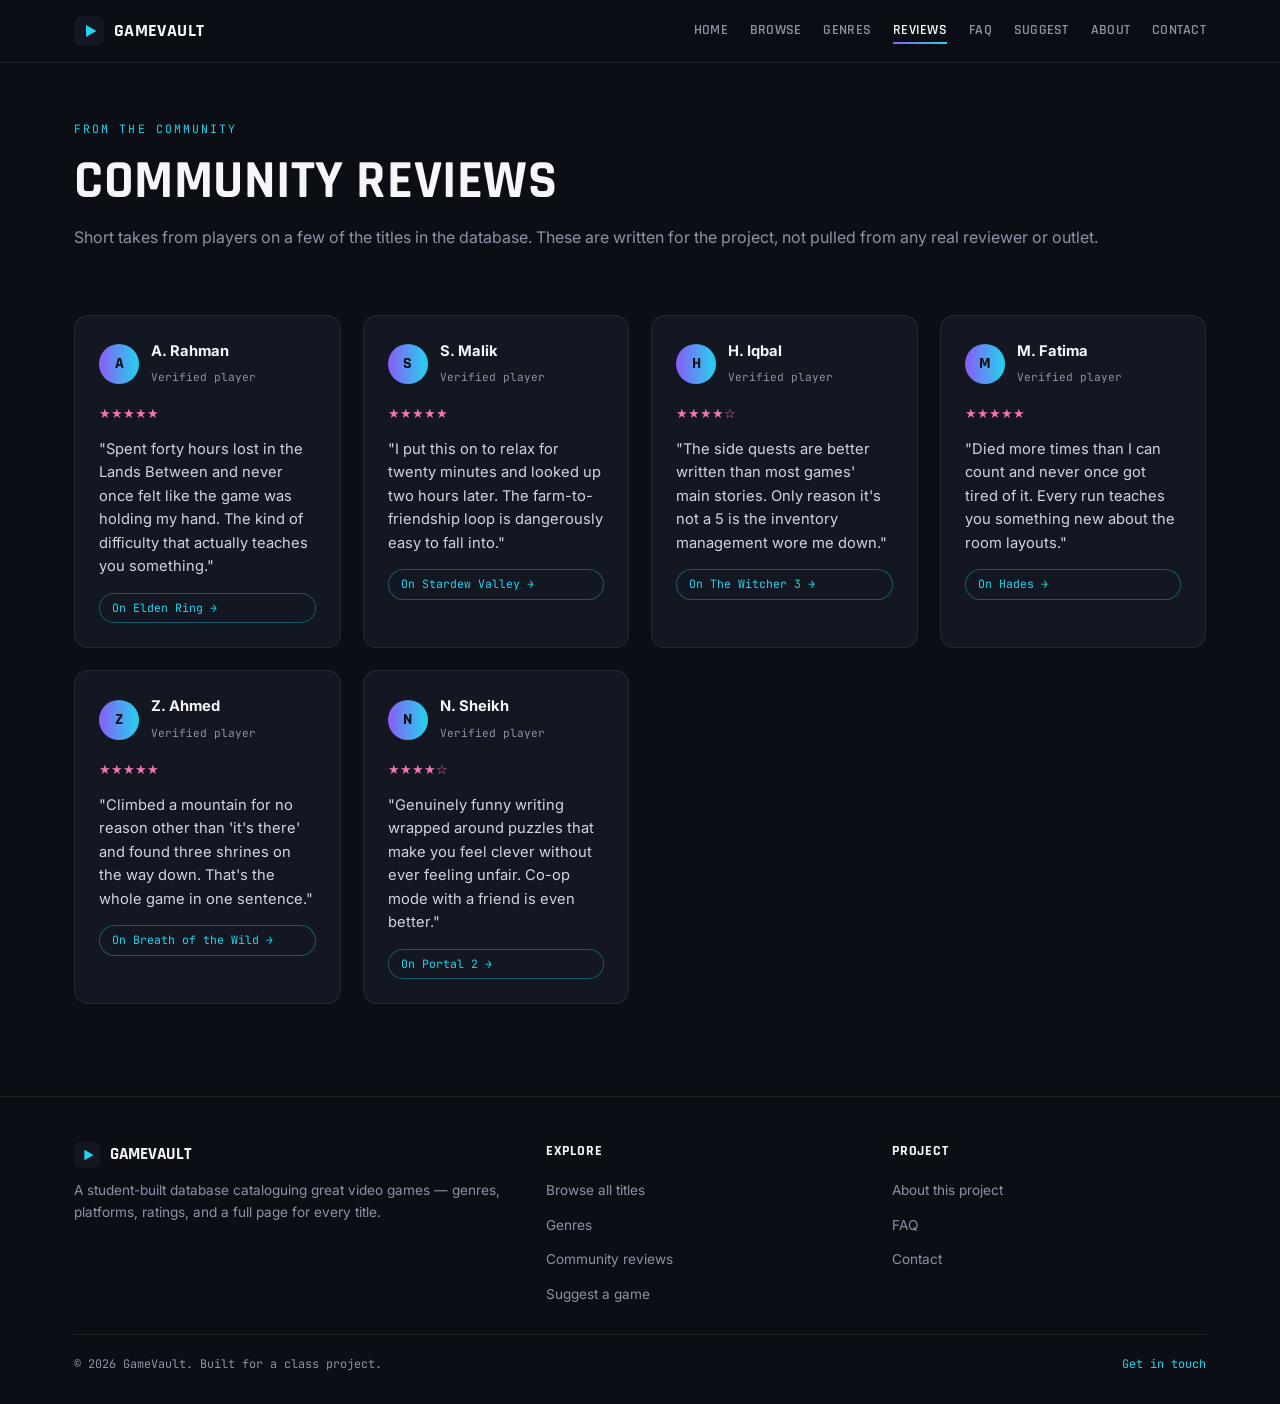
<file: reviews.html>
<!DOCTYPE html>
<html lang="en">
<head>
  <meta charset="UTF-8">
  <meta name="viewport" content="width=device-width, initial-scale=1.0">
  <title>Community Reviews — GameVault</title>
  <meta name="description" content="Short community-style reviews for a few titles in the GameVault database.">
  <link rel="icon" type="image/svg+xml" href="data:image/svg+xml,%3Csvg xmlns='http://www.w3.org/2000/svg' viewBox='0 0 40 40'%3E%3Crect width='40' height='40' rx='9' fill='%230B0E14'/%3E%3Cpolygon points='16,12 30,20 16,28' fill='%2322D3EE'/%3E%3C/svg%3E">
  <link rel="preconnect" href="https://fonts.googleapis.com">
  <link rel="preconnect" href="https://fonts.gstatic.com" crossorigin>
  <link href="https://fonts.googleapis.com/css2?family=Inter:wght@400;500;600&family=Rajdhani:wght@600;700&family=JetBrains+Mono:wght@400;500&display=swap" rel="stylesheet">
  <link rel="stylesheet" href="style.css">
</head>
<body>

  <header class="site-header">
    <nav class="nav">
      <a class="nav-brand" href="index.html">
        <svg viewBox="0 0 40 40" xmlns="http://www.w3.org/2000/svg" aria-hidden="true">
          <rect width="40" height="40" rx="9" fill="#131722"/>
          <polygon points="16,12 30,20 16,28" fill="#22D3EE"/>
        </svg>
        <span>GameVault</span>
      </a>
      <button class="nav-toggle" id="nav-toggle" aria-expanded="false" aria-controls="nav-links">Menu</button>
      <ul class="nav-links" id="nav-links">
        <li><a href="index.html">Home</a></li>
        <li><a href="games.html">Browse</a></li>
        <li><a href="genres.html">Genres</a></li>
        <li><a href="reviews.html" aria-current="page">Reviews</a></li>
        <li><a href="faq.html">FAQ</a></li>
        <li><a href="submit.html">Suggest</a></li>
        <li><a href="about.html">About</a></li>
        <li><a href="contact.html">Contact</a></li>
      </ul>
    </nav>
  </header>

  <main>
    <section style="padding-bottom: 0;">
      <div class="container">
        <span class="eyebrow">From the community</span>
        <h1>Community Reviews</h1>
        <p class="lead">Short takes from players on a few of the titles in the database. These are written for the project, not pulled from any real reviewer or outlet.</p>
      </div>
    </section>

    <section>
      <div class="container">
        <div class="review-grid">
          <div class="review-card">
            <div class="review-head">
              <div class="review-avatar">A</div>
              <div>
                <strong>A. Rahman</strong>
                <span>Verified player</span>
              </div>
            </div>
            <div class="review-rating">★★★★★</div>
            <p>"Spent forty hours lost in the Lands Between and never once felt like the game was holding my hand. The kind of difficulty that actually teaches you something."</p>
            <a class="pill pill-accent" href="game.html?id=eldenring">On Elden Ring &rarr;</a>
          </div>
          <div class="review-card">
            <div class="review-head">
              <div class="review-avatar">S</div>
              <div>
                <strong>S. Malik</strong>
                <span>Verified player</span>
              </div>
            </div>
            <div class="review-rating">★★★★★</div>
            <p>"I put this on to relax for twenty minutes and looked up two hours later. The farm-to-friendship loop is dangerously easy to fall into."</p>
            <a class="pill pill-accent" href="game.html?id=stardew">On Stardew Valley &rarr;</a>
          </div>
          <div class="review-card">
            <div class="review-head">
              <div class="review-avatar">H</div>
              <div>
                <strong>H. Iqbal</strong>
                <span>Verified player</span>
              </div>
            </div>
            <div class="review-rating">★★★★☆</div>
            <p>"The side quests are better written than most games' main stories. Only reason it's not a 5 is the inventory management wore me down."</p>
            <a class="pill pill-accent" href="game.html?id=witcher3">On The Witcher 3 &rarr;</a>
          </div>
          <div class="review-card">
            <div class="review-head">
              <div class="review-avatar">M</div>
              <div>
                <strong>M. Fatima</strong>
                <span>Verified player</span>
              </div>
            </div>
            <div class="review-rating">★★★★★</div>
            <p>"Died more times than I can count and never once got tired of it. Every run teaches you something new about the room layouts."</p>
            <a class="pill pill-accent" href="game.html?id=hades">On Hades &rarr;</a>
          </div>
          <div class="review-card">
            <div class="review-head">
              <div class="review-avatar">Z</div>
              <div>
                <strong>Z. Ahmed</strong>
                <span>Verified player</span>
              </div>
            </div>
            <div class="review-rating">★★★★★</div>
            <p>"Climbed a mountain for no reason other than 'it's there' and found three shrines on the way down. That's the whole game in one sentence."</p>
            <a class="pill pill-accent" href="game.html?id=botw">On Breath of the Wild &rarr;</a>
          </div>
          <div class="review-card">
            <div class="review-head">
              <div class="review-avatar">N</div>
              <div>
                <strong>N. Sheikh</strong>
                <span>Verified player</span>
              </div>
            </div>
            <div class="review-rating">★★★★☆</div>
            <p>"Genuinely funny writing wrapped around puzzles that make you feel clever without ever feeling unfair. Co-op mode with a friend is even better."</p>
            <a class="pill pill-accent" href="game.html?id=portal2">On Portal 2 &rarr;</a>
          </div>
        </div>
      </div>
    </section>
  </main>

  <footer class="site-footer">
    <div class="container">
      <div class="footer-grid">
        <div class="footer-col">
          <div class="footer-brand">
            <svg viewBox="0 0 40 40" xmlns="http://www.w3.org/2000/svg" aria-hidden="true">
          <rect width="40" height="40" rx="9" fill="#131722"/>
          <polygon points="16,12 30,20 16,28" fill="#22D3EE"/>
        </svg>
            <span>GameVault</span>
          </div>
          <p>A student-built database cataloguing great video games — genres, platforms, ratings, and a full page for every title.</p>
        </div>
        <div class="footer-col">
          <h4>Explore</h4>
          <ul>
            <li><a href="games.html">Browse all titles</a></li>
            <li><a href="genres.html">Genres</a></li>
            <li><a href="reviews.html">Community reviews</a></li>
            <li><a href="submit.html">Suggest a game</a></li>
          </ul>
        </div>
        <div class="footer-col">
          <h4>Project</h4>
          <ul>
            <li><a href="about.html">About this project</a></li>
            <li><a href="faq.html">FAQ</a></li>
            <li><a href="contact.html">Contact</a></li>
          </ul>
        </div>
      </div>
      <div class="footer-row">
        <span>&copy; 2026 GameVault. Built for a class project.</span>
        <a href="contact.html">Get in touch</a>
      </div>
    </div>
  </footer>

  <script src="script.js"></script>
</body>
</html>
</file>
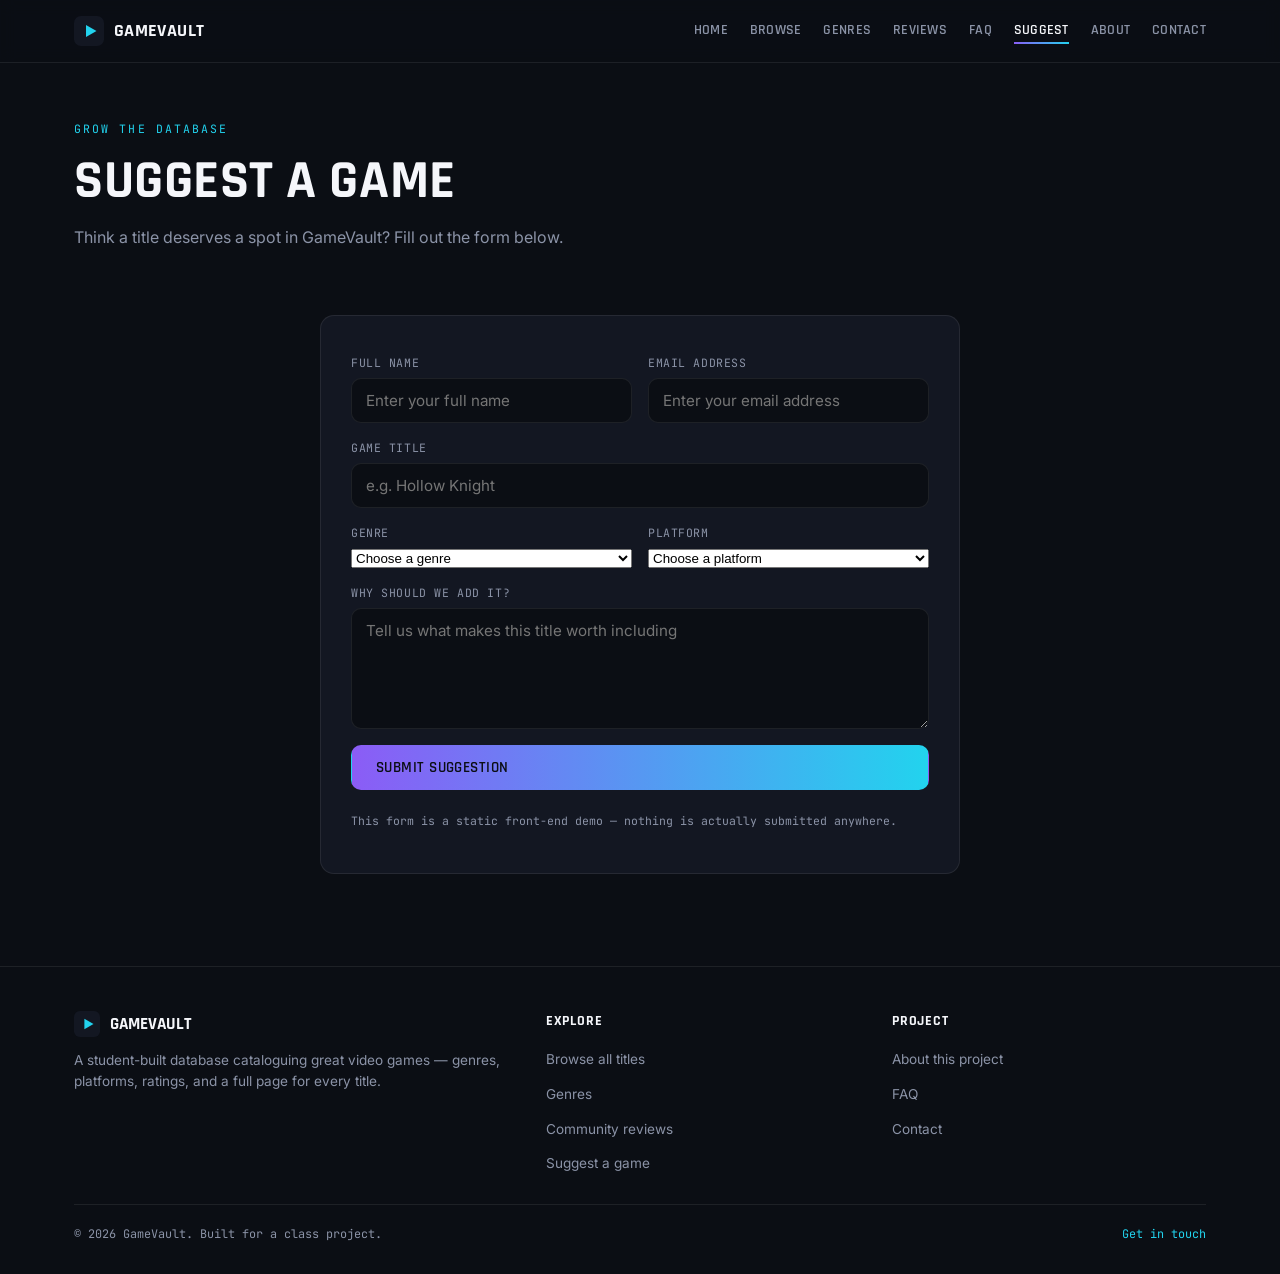
<file: submit.html>
<!DOCTYPE html>
<html lang="en">
<head>
  <meta charset="UTF-8">
  <meta name="viewport" content="width=device-width, initial-scale=1.0">
  <title>Suggest a Game — GameVault</title>
  <meta name="description" content="Suggest a title to be added to the GameVault database.">
  <link rel="icon" type="image/svg+xml" href="data:image/svg+xml,%3Csvg xmlns='http://www.w3.org/2000/svg' viewBox='0 0 40 40'%3E%3Crect width='40' height='40' rx='9' fill='%230B0E14'/%3E%3Cpolygon points='16,12 30,20 16,28' fill='%2322D3EE'/%3E%3C/svg%3E">
  <link rel="preconnect" href="https://fonts.googleapis.com">
  <link rel="preconnect" href="https://fonts.gstatic.com" crossorigin>
  <link href="https://fonts.googleapis.com/css2?family=Inter:wght@400;500;600&family=Rajdhani:wght@600;700&family=JetBrains+Mono:wght@400;500&display=swap" rel="stylesheet">
  <link rel="stylesheet" href="style.css">
</head>
<body>

  <header class="site-header">
    <nav class="nav">
      <a class="nav-brand" href="index.html">
        <svg viewBox="0 0 40 40" xmlns="http://www.w3.org/2000/svg" aria-hidden="true">
          <rect width="40" height="40" rx="9" fill="#131722"/>
          <polygon points="16,12 30,20 16,28" fill="#22D3EE"/>
        </svg>
        <span>GameVault</span>
      </a>
      <button class="nav-toggle" id="nav-toggle" aria-expanded="false" aria-controls="nav-links">Menu</button>
      <ul class="nav-links" id="nav-links">
        <li><a href="index.html">Home</a></li>
        <li><a href="games.html">Browse</a></li>
        <li><a href="genres.html">Genres</a></li>
        <li><a href="reviews.html">Reviews</a></li>
        <li><a href="faq.html">FAQ</a></li>
        <li><a href="submit.html" aria-current="page">Suggest</a></li>
        <li><a href="about.html">About</a></li>
        <li><a href="contact.html">Contact</a></li>
      </ul>
    </nav>
  </header>

  <main>
    <section style="padding-bottom: 0;">
      <div class="container">
        <span class="eyebrow">Grow the database</span>
        <h1>Suggest a Game</h1>
        <p class="lead">Think a title deserves a spot in GameVault? Fill out the form below.</p>
      </div>
    </section>

    <section class="form-page">
      <div class="container">
        <div class="panel">
          <form class="contact-form" id="submit-form">
            <div class="field-row">
              <div class="field">
                <label for="full-name">Full Name</label>
                <input type="text" id="full-name" name="full-name" placeholder="Enter your full name" required>
              </div>
              <div class="field">
                <label for="email">Email Address</label>
                <input type="email" id="email" name="email" placeholder="Enter your email address" required>
              </div>
            </div>

            <div class="field">
              <label for="game-title">Game Title</label>
              <input type="text" id="game-title" name="game-title" placeholder="e.g. Hollow Knight" required>
            </div>

            <div class="field-row">
              <div class="field">
                <label for="genre">Genre</label>
                <select id="genre" name="genre" required>
                  <option value="">Choose a genre</option>
                  <option>Action-Adventure</option>
                  <option>Action RPG</option>
                  <option>Role-Playing</option>
                  <option>Puzzle</option>
                  <option>Simulation</option>
                  <option>Roguelike</option>
                  <option>Platformer</option>
                  <option>Hero Shooter</option>
                  <option>Sandbox</option>
                  <option>Party / Social Deduction</option>
                  <option>Other</option>
                </select>
              </div>
              <div class="field">
                <label for="platform">Platform</label>
                <select id="platform" name="platform" required>
                  <option value="">Choose a platform</option>
                  <option>PC</option>
                  <option>PlayStation</option>
                  <option>Xbox</option>
                  <option>Nintendo Switch</option>
                  <option>Multi-platform</option>
                </select>
              </div>
            </div>

            <div class="field">
              <label for="reason">Why should we add it?</label>
              <textarea id="reason" name="reason" rows="5" placeholder="Tell us what makes this title worth including" required></textarea>
            </div>

            <button type="submit" class="btn btn-primary">Submit Suggestion</button>
            <p class="form-note">This form is a static front-end demo — nothing is actually submitted anywhere.</p>
          </form>
        </div>
      </div>
    </section>
  </main>

  <footer class="site-footer">
    <div class="container">
      <div class="footer-grid">
        <div class="footer-col">
          <div class="footer-brand">
            <svg viewBox="0 0 40 40" xmlns="http://www.w3.org/2000/svg" aria-hidden="true">
          <rect width="40" height="40" rx="9" fill="#131722"/>
          <polygon points="16,12 30,20 16,28" fill="#22D3EE"/>
        </svg>
            <span>GameVault</span>
          </div>
          <p>A student-built database cataloguing great video games — genres, platforms, ratings, and a full page for every title.</p>
        </div>
        <div class="footer-col">
          <h4>Explore</h4>
          <ul>
            <li><a href="games.html">Browse all titles</a></li>
            <li><a href="genres.html">Genres</a></li>
            <li><a href="reviews.html">Community reviews</a></li>
            <li><a href="submit.html">Suggest a game</a></li>
          </ul>
        </div>
        <div class="footer-col">
          <h4>Project</h4>
          <ul>
            <li><a href="about.html">About this project</a></li>
            <li><a href="faq.html">FAQ</a></li>
            <li><a href="contact.html">Contact</a></li>
          </ul>
        </div>
      </div>
      <div class="footer-row">
        <span>&copy; 2026 GameVault. Built for a class project.</span>
        <a href="contact.html">Get in touch</a>
      </div>
    </div>
  </footer>

  <script src="script.js"></script>
</body>
</html>
</file>
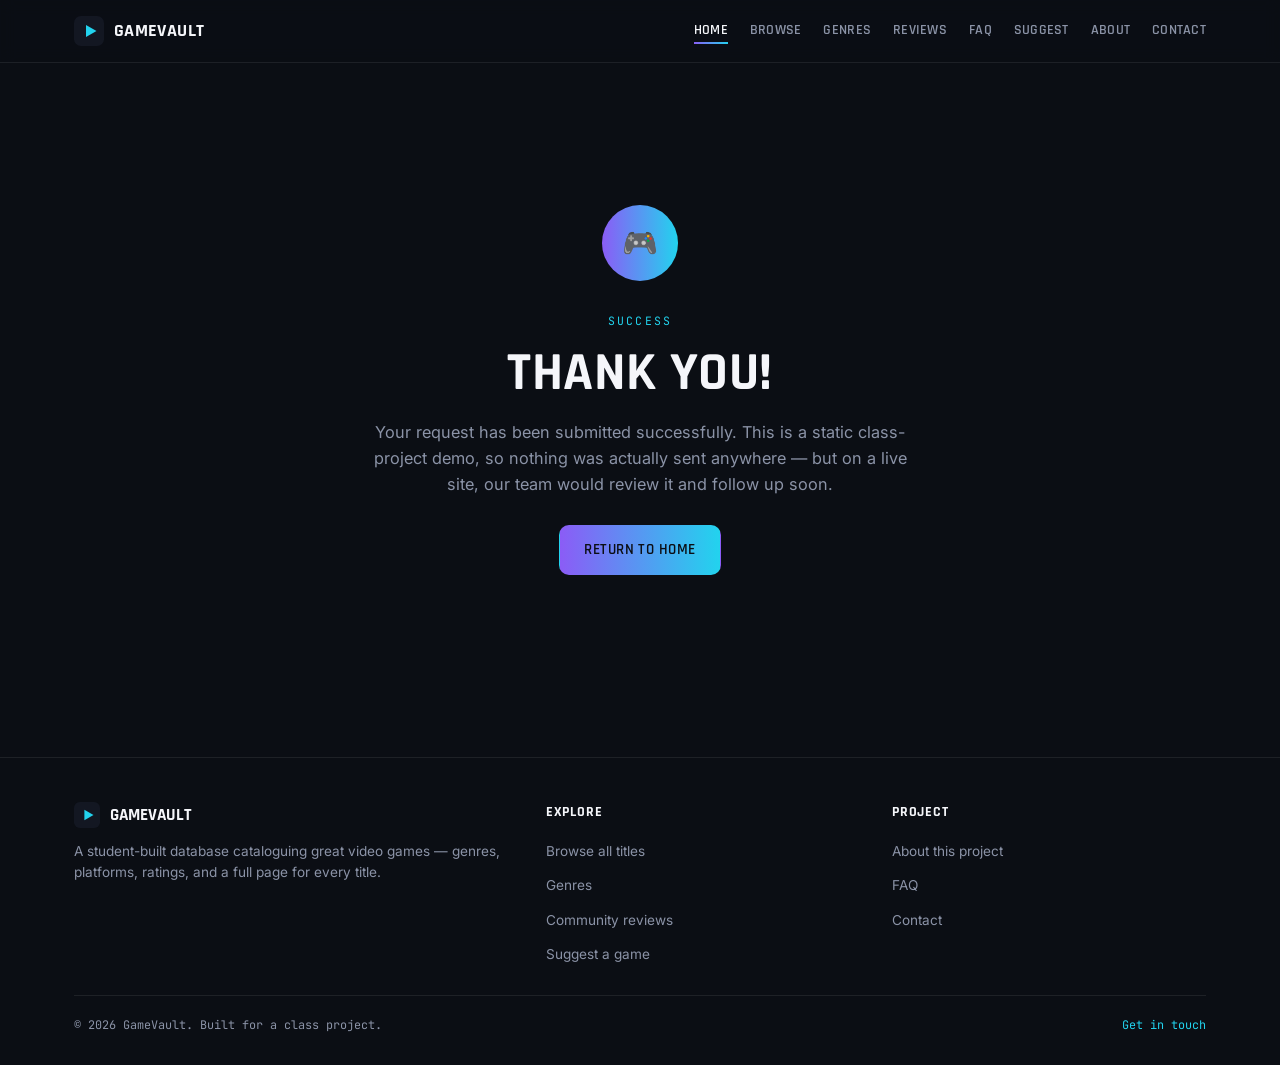
<file: thankyou.html>
<!DOCTYPE html>
<html lang="en">
<head>
  <meta charset="UTF-8">
  <meta name="viewport" content="width=device-width, initial-scale=1.0">
  <title>Thank You — GameVault</title>
  <meta name="description" content="Confirmation page for GameVault forms.">
  <link rel="icon" type="image/svg+xml" href="data:image/svg+xml,%3Csvg xmlns='http://www.w3.org/2000/svg' viewBox='0 0 40 40'%3E%3Crect width='40' height='40' rx='9' fill='%230B0E14'/%3E%3Cpolygon points='16,12 30,20 16,28' fill='%2322D3EE'/%3E%3C/svg%3E">
  <link rel="preconnect" href="https://fonts.googleapis.com">
  <link rel="preconnect" href="https://fonts.gstatic.com" crossorigin>
  <link href="https://fonts.googleapis.com/css2?family=Inter:wght@400;500;600&family=Rajdhani:wght@600;700&family=JetBrains+Mono:wght@400;500&display=swap" rel="stylesheet">
  <link rel="stylesheet" href="style.css">
</head>
<body>

  <header class="site-header">
    <nav class="nav">
      <a class="nav-brand" href="index.html">
        <svg viewBox="0 0 40 40" xmlns="http://www.w3.org/2000/svg" aria-hidden="true">
          <rect width="40" height="40" rx="9" fill="#131722"/>
          <polygon points="16,12 30,20 16,28" fill="#22D3EE"/>
        </svg>
        <span>GameVault</span>
      </a>
      <button class="nav-toggle" id="nav-toggle" aria-expanded="false" aria-controls="nav-links">Menu</button>
      <ul class="nav-links" id="nav-links">
        <li><a href="index.html" aria-current="page">Home</a></li>
        <li><a href="games.html">Browse</a></li>
        <li><a href="genres.html">Genres</a></li>
        <li><a href="reviews.html">Reviews</a></li>
        <li><a href="faq.html">FAQ</a></li>
        <li><a href="submit.html">Suggest</a></li>
        <li><a href="about.html">About</a></li>
        <li><a href="contact.html">Contact</a></li>
      </ul>
    </nav>
  </header>

  <main>
    <section>
      <div class="container">
        <div class="thankyou">
          <div class="thankyou-icon">🎮</div>
          <span class="eyebrow">Success</span>
          <h1>Thank You!</h1>
          <p>Your request has been submitted successfully. This is a static class-project demo, so nothing was actually sent anywhere — but on a live site, our team would review it and follow up soon.</p>
          <a class="btn btn-primary" href="index.html">Return to Home</a>
        </div>
      </div>
    </section>
  </main>

  <footer class="site-footer">
    <div class="container">
      <div class="footer-grid">
        <div class="footer-col">
          <div class="footer-brand">
            <svg viewBox="0 0 40 40" xmlns="http://www.w3.org/2000/svg" aria-hidden="true">
          <rect width="40" height="40" rx="9" fill="#131722"/>
          <polygon points="16,12 30,20 16,28" fill="#22D3EE"/>
        </svg>
            <span>GameVault</span>
          </div>
          <p>A student-built database cataloguing great video games — genres, platforms, ratings, and a full page for every title.</p>
        </div>
        <div class="footer-col">
          <h4>Explore</h4>
          <ul>
            <li><a href="games.html">Browse all titles</a></li>
            <li><a href="genres.html">Genres</a></li>
            <li><a href="reviews.html">Community reviews</a></li>
            <li><a href="submit.html">Suggest a game</a></li>
          </ul>
        </div>
        <div class="footer-col">
          <h4>Project</h4>
          <ul>
            <li><a href="about.html">About this project</a></li>
            <li><a href="faq.html">FAQ</a></li>
            <li><a href="contact.html">Contact</a></li>
          </ul>
        </div>
      </div>
      <div class="footer-row">
        <span>&copy; 2026 GameVault. Built for a class project.</span>
        <a href="contact.html">Get in touch</a>
      </div>
    </div>
  </footer>

  <script src="script.js"></script>
</body>
</html>
</file>
<file: style.css>
/* =========================================================
   GAMEVAULT — gaming platform edition
   Dark, high-contrast catalog with a spotlight hero
   ========================================================= */

:root {
  --bg: #0B0E14;
  --surface: #131722;
  --surface-2: #1A2030;
  --ink: #F5F6FA;
  --muted: #8B93A7;
  --accent-violet: #8B5CF6;
  --accent-cyan: #22D3EE;
  --accent-pink: #F472B6;
  --border: rgba(255, 255, 255, 0.08);
  --gradient: linear-gradient(90deg, var(--accent-violet), var(--accent-cyan));
  --font-display: 'Rajdhani', sans-serif;
  --font-body: 'Inter', system-ui, -apple-system, sans-serif;
  --font-mono: 'JetBrains Mono', monospace;
  --radius: 10px;
}

* { box-sizing: border-box; }

.visually-hidden {
  position: absolute;
  width: 1px;
  height: 1px;
  padding: 0;
  margin: -1px;
  overflow: hidden;
  clip: rect(0, 0, 0, 0);
  white-space: nowrap;
  border: 0;
}

html { scroll-behavior: smooth; }

body {
  margin: 0;
  background: var(--bg);
  color: var(--ink);
  font-family: var(--font-body);
  line-height: 1.6;
  min-height: 100vh;
}

img, svg { max-width: 100%; display: block; }
a { color: inherit; text-decoration: none; }

h1, h2, h3 {
  font-family: var(--font-display);
  font-weight: 700;
  line-height: 1.15;
  letter-spacing: 0.01em;
  margin: 0 0 12px;
}

h1 { font-size: clamp(2.1rem, 4.4vw, 3.4rem); text-transform: uppercase; }
h2 { font-size: 1.5rem; text-transform: uppercase; }
h3 { font-size: 1.1rem; }

p { color: var(--muted); margin: 0 0 12px; }

.gradient-text {
  background: var(--gradient);
  -webkit-background-clip: text;
  background-clip: text;
  color: transparent;
}

.eyebrow {
  font-family: var(--font-mono);
  font-size: 0.72rem;
  letter-spacing: 0.18em;
  text-transform: uppercase;
  color: var(--accent-cyan);
  display: inline-block;
  margin-bottom: 12px;
}

.container {
  max-width: 1180px;
  margin: 0 auto;
  padding: 0 24px;
}

a:focus-visible,
button:focus-visible,
input:focus-visible,
select:focus-visible {
  outline: 2px solid var(--accent-cyan);
  outline-offset: 3px;
}

@media (prefers-reduced-motion: reduce) {
  * { animation: none !important; transition: none !important; }
  html { scroll-behavior: auto; }
}

/* ---------- Nav ---------- */
.site-header {
  position: sticky;
  top: 0;
  z-index: 100;
  background: rgba(11, 14, 20, 0.9);
  backdrop-filter: blur(8px);
  border-bottom: 1px solid var(--border);
}

.nav {
  display: flex;
  align-items: center;
  justify-content: space-between;
  padding: 16px 24px;
  max-width: 1180px;
  margin: 0 auto;
}

.nav-brand {
  display: flex;
  align-items: center;
  gap: 10px;
}

.nav-brand svg { width: 30px; height: 30px; }

.nav-brand span {
  font-family: var(--font-display);
  font-weight: 700;
  font-size: 1.15rem;
  letter-spacing: 0.02em;
  text-transform: uppercase;
}

.nav-links {
  display: flex;
  gap: 22px;
  list-style: none;
  margin: 0;
  padding: 0;
  font-family: var(--font-display);
  font-weight: 600;
  font-size: 0.85rem;
  letter-spacing: 0.02em;
  text-transform: uppercase;
}

.nav-links a {
  color: var(--muted);
  padding-bottom: 3px;
  border-bottom: 2px solid transparent;
  transition: color 0.15s ease, border-color 0.15s ease;
}

.nav-links a:hover,
.nav-links a[aria-current="page"] {
  color: var(--ink);
  border-image: var(--gradient) 1;
  border-bottom: 2px solid var(--accent-cyan);
}

.nav-toggle {
  display: none;
  background: none;
  border: 1px solid var(--border);
  border-radius: var(--radius);
  color: var(--ink);
  padding: 6px 12px;
  font-family: var(--font-body);
  font-size: 0.85rem;
}

@media (max-width: 900px) {
  .nav-links {
    position: absolute;
    top: 100%;
    left: 0;
    right: 0;
    background: var(--surface);
    flex-direction: column;
    padding: 18px 24px;
    gap: 16px;
    border-bottom: 1px solid var(--border);
    display: none;
  }
  .nav-links.open { display: flex; }
  .nav-toggle { display: inline-block; }
}

/* ---------- Hero / Spotlight ---------- */
.hero {
  padding: 56px 0 60px;
  border-bottom: 1px solid var(--border);
  overflow: hidden;
}

.spotlight {
  display: grid;
  grid-template-columns: 1.1fr 0.9fr;
  gap: 40px;
  align-items: center;
}

@media (max-width: 860px) {
  .spotlight { grid-template-columns: 1fr; }
}

.spotlight h1 { margin-bottom: 16px; }

.spotlight p.lead { max-width: 480px; font-size: 1.02rem; }

.hero-actions {
  display: flex;
  gap: 14px;
  margin-top: 26px;
  flex-wrap: wrap;
}

.btn {
  font-family: var(--font-display);
  font-weight: 600;
  font-size: 0.92rem;
  letter-spacing: 0.03em;
  text-transform: uppercase;
  padding: 12px 24px;
  border-radius: var(--radius);
  border: 1px solid transparent;
  cursor: pointer;
  display: inline-flex;
  align-items: center;
  gap: 8px;
  transition: transform 0.15s ease, box-shadow 0.15s ease, border-color 0.15s ease, background 0.15s ease;
}

.btn-primary {
  background: var(--gradient);
  color: #0B0E14;
}
.btn-primary:hover { box-shadow: 0 0 26px rgba(139, 92, 246, 0.45); transform: translateY(-2px); }

.btn-outline {
  border-color: var(--border);
  color: var(--ink);
  background: transparent;
}
.btn-outline:hover { border-color: var(--accent-cyan); color: var(--accent-cyan); }

.hero-stats {
  display: flex;
  gap: 34px;
  margin-top: 40px;
  flex-wrap: wrap;
}

.hero-stats div strong {
  display: block;
  font-family: var(--font-display);
  font-size: 1.6rem;
  color: var(--ink);
}
.hero-stats div span {
  font-family: var(--font-mono);
  font-size: 0.72rem;
  color: var(--muted);
  text-transform: uppercase;
  letter-spacing: 0.06em;
}

.spotlight-poster {
  position: relative;
  border-radius: 14px;
  overflow: hidden;
  aspect-ratio: 3 / 4;
  max-width: 340px;
  margin: 0 auto;
  border: 1px solid var(--border);
  box-shadow: 0 30px 60px rgba(0, 0, 0, 0.5);
}

.spotlight-poster img {
  width: 100%;
  height: 100%;
  object-fit: cover;
}

.spotlight-poster::after {
  content: "";
  position: absolute;
  inset: 0;
  background: linear-gradient(to top, rgba(11, 14, 20, 0.85), transparent 45%);
}

.spotlight-badge {
  position: absolute;
  top: 14px;
  left: 14px;
  z-index: 2;
  background: rgba(11, 14, 20, 0.75);
  border: 1px solid var(--border);
  border-radius: 999px;
  padding: 6px 12px;
  font-family: var(--font-mono);
  font-size: 0.72rem;
  color: var(--accent-cyan);
  backdrop-filter: blur(4px);
}

.spotlight-caption {
  position: absolute;
  bottom: 14px;
  left: 14px;
  right: 14px;
  z-index: 2;
}

.spotlight-caption h3 {
  margin: 0;
  font-size: 1.1rem;
  color: var(--ink);
}

.spotlight-caption span {
  font-family: var(--font-mono);
  font-size: 0.72rem;
  color: var(--muted);
}

/* ---------- Section shell ---------- */
section { padding: 52px 0; }

.section-head {
  display: flex;
  justify-content: space-between;
  align-items: flex-end;
  gap: 20px;
  margin-bottom: 28px;
  flex-wrap: wrap;
}

.section-head h2 {
  margin: 0;
  position: relative;
  padding-bottom: 10px;
}
.section-head h2::after {
  content: "";
  position: absolute;
  left: 0;
  bottom: 0;
  width: 54px;
  height: 3px;
  background: var(--gradient);
  border-radius: 2px;
}

/* ---------- Game cards ---------- */
.game-grid {
  display: grid;
  grid-template-columns: repeat(auto-fill, minmax(220px, 1fr));
  gap: 24px 20px;
}

.game-card {
  display: block;
  color: var(--ink);
  font-family: var(--font-body);
}

.card-frame {
  position: relative;
  aspect-ratio: 3 / 4;
  border-radius: var(--radius);
  overflow: hidden;
  border: 1px solid var(--border);
  background: var(--surface);
  transition: transform 0.18s ease, box-shadow 0.18s ease, border-color 0.18s ease;
}

.card-frame img {
  width: 100%;
  height: 100%;
  object-fit: cover;
  transition: transform 0.35s ease;
}

.game-card:hover .card-frame,
.game-card:focus-visible .card-frame {
  transform: translateY(-5px);
  border-color: var(--accent-cyan);
  box-shadow: 0 16px 34px rgba(34, 211, 238, 0.16);
}

.game-card:hover .card-frame img { transform: scale(1.06); }

.card-rating {
  position: absolute;
  top: 10px;
  right: 10px;
  background: rgba(11, 14, 20, 0.8);
  border: 1px solid var(--border);
  border-radius: 999px;
  padding: 4px 10px;
  font-family: var(--font-mono);
  font-size: 0.7rem;
  color: var(--accent-pink);
  backdrop-filter: blur(4px);
}

.card-info { padding: 12px 2px 0; }

.card-info h3 {
  font-size: 0.95rem;
  font-weight: 600;
  margin: 0 0 5px;
  text-transform: none;
  font-family: var(--font-body);
}

.card-meta {
  font-family: var(--font-mono);
  font-size: 0.7rem;
  color: var(--muted);
  display: flex;
  gap: 8px;
  flex-wrap: wrap;
}

/* ---------- Filter bar ---------- */
.filter-bar {
  display: flex;
  gap: 12px;
  flex-wrap: wrap;
  margin-bottom: 24px;
  padding-bottom: 22px;
  border-bottom: 1px solid var(--border);
}

.filter-bar input,
.filter-bar select {
  background: var(--surface);
  border: 1px solid var(--border);
  color: var(--ink);
  font-family: var(--font-body);
  font-size: 0.88rem;
  padding: 11px 13px;
  border-radius: var(--radius);
}

.search-field { flex: 1 1 220px; }
.search-field input { width: 100%; }

.result-count {
  font-family: var(--font-mono);
  font-size: 0.76rem;
  color: var(--muted);
  margin-bottom: 20px;
}

.empty-state {
  text-align: center;
  padding: 60px 20px;
  color: var(--muted);
  display: none;
}

/* ---------- Pills / tags ---------- */
.pill {
  display: inline-flex;
  align-items: center;
  gap: 6px;
  font-family: var(--font-mono);
  font-size: 0.72rem;
  padding: 5px 12px;
  border-radius: 999px;
  border: 1px solid var(--border);
  color: var(--muted);
  background: var(--surface);
}

.pill-accent {
  color: var(--accent-cyan);
  border-color: rgba(34, 211, 238, 0.35);
}

/* ---------- Panels (about / contact) ---------- */
.panel {
  background: var(--surface);
  border: 1px solid var(--border);
  border-radius: 14px;
  padding: 30px;
}

.two-col {
  display: grid;
  grid-template-columns: 1.1fr 0.9fr;
  gap: 24px;
}

@media (max-width: 800px) {
  .two-col { grid-template-columns: 1fr; }
}

.stack { display: flex; flex-direction: column; gap: 14px; }

.tech-list {
  list-style: none;
  padding: 0;
  margin: 16px 0 0;
  display: grid;
  gap: 10px;
  font-size: 0.88rem;
}

.tech-list li {
  border-left: 2px solid var(--accent-violet);
  padding: 4px 12px;
  color: var(--muted);
}

form.contact-form {
  display: grid;
  gap: 16px;
  margin-top: 8px;
}

.field { display: grid; gap: 6px; }

.field label {
  font-family: var(--font-mono);
  font-size: 0.72rem;
  color: var(--muted);
  text-transform: uppercase;
  letter-spacing: 0.05em;
}

.field input,
.field textarea {
  background: var(--bg);
  border: 1px solid var(--border);
  color: var(--ink);
  font-family: var(--font-body);
  font-size: 0.95rem;
  padding: 12px 14px;
  border-radius: var(--radius);
  resize: vertical;
}

.form-note {
  font-family: var(--font-mono);
  font-size: 0.72rem;
  color: var(--muted);
  margin-top: 6px;
}

.contact-info { display: grid; gap: 18px; }

.contact-info .item strong {
  display: block;
  color: var(--accent-cyan);
  font-family: var(--font-mono);
  font-size: 0.72rem;
  text-transform: uppercase;
  letter-spacing: 0.05em;
  margin-bottom: 4px;
}

/* ---------- Game detail page ---------- */
.back-link {
  display: inline-flex;
  align-items: center;
  gap: 6px;
  font-family: var(--font-mono);
  font-size: 0.8rem;
  color: var(--muted);
  margin-bottom: 24px;
}
.back-link:hover { color: var(--accent-cyan); }

.detail-grid {
  display: grid;
  grid-template-columns: 320px 1fr;
  gap: 40px;
}

@media (max-width: 800px) {
  .detail-grid { grid-template-columns: 1fr; }
}

.detail-poster {
  border-radius: 14px;
  overflow: hidden;
  aspect-ratio: 3 / 4;
  border: 1px solid var(--border);
  box-shadow: 0 24px 50px rgba(0, 0, 0, 0.45);
  position: sticky;
  top: 90px;
  align-self: start;
}

.detail-poster img { width: 100%; height: 100%; object-fit: cover; }

.detail-tags {
  display: flex;
  gap: 8px;
  flex-wrap: wrap;
  margin-bottom: 16px;
}

.detail-rating {
  font-family: var(--font-mono);
  color: var(--accent-pink);
  font-size: 1rem;
  margin-bottom: 18px;
}

.detail-description {
  font-size: 1.02rem;
  color: var(--ink);
  opacity: 0.85;
  max-width: 640px;
  margin-bottom: 34px;
}

.fact-grid {
  display: grid;
  grid-template-columns: repeat(2, 1fr);
  gap: 18px;
  margin-bottom: 40px;
}

@media (max-width: 560px) {
  .fact-grid { grid-template-columns: 1fr; }
}

.fact-card {
  background: var(--surface);
  border: 1px solid var(--border);
  border-radius: var(--radius);
  padding: 16px 18px;
}

.fact-card dt {
  font-family: var(--font-mono);
  font-size: 0.68rem;
  color: var(--muted);
  text-transform: uppercase;
  letter-spacing: 0.06em;
  margin-bottom: 4px;
}
.fact-card dd { margin: 0; font-size: 0.95rem; }

.req-table {
  width: 100%;
  border-collapse: collapse;
  background: var(--surface);
  border: 1px solid var(--border);
  border-radius: var(--radius);
  overflow: hidden;
}

.req-table tr:not(:last-child) td { border-bottom: 1px solid var(--border); }

.req-table td {
  padding: 13px 18px;
  font-size: 0.9rem;
}

.req-table td:first-child {
  font-family: var(--font-mono);
  font-size: 0.72rem;
  color: var(--muted);
  text-transform: uppercase;
  letter-spacing: 0.05em;
  width: 160px;
}

.req-note {
  font-family: var(--font-mono);
  font-size: 0.7rem;
  color: var(--muted);
  margin-top: 12px;
}

.detail-nav {
  display: flex;
  justify-content: space-between;
  gap: 16px;
  margin-top: 48px;
  padding-top: 24px;
  border-top: 1px solid var(--border);
  flex-wrap: wrap;
}

.detail-nav a {
  font-family: var(--font-mono);
  font-size: 0.8rem;
  color: var(--muted);
  display: flex;
  align-items: center;
  gap: 6px;
}
.detail-nav a:hover { color: var(--accent-cyan); }

/* ---------- Genre category cards ---------- */
.category-grid {
  display: grid;
  grid-template-columns: repeat(auto-fill, minmax(200px, 1fr));
  gap: 18px;
}

.category-card {
  display: block;
  background: var(--surface);
  border: 1px solid var(--border);
  border-radius: var(--radius);
  padding: 26px 22px;
  transition: transform 0.18s ease, border-color 0.18s ease, box-shadow 0.18s ease;
  position: relative;
  overflow: hidden;
}

.category-card::before {
  content: "";
  position: absolute;
  top: 0; left: 0; right: 0;
  height: 3px;
  background: var(--gradient);
  transform: scaleX(0);
  transform-origin: left;
  transition: transform 0.2s ease;
}

.category-card:hover {
  transform: translateY(-4px);
  border-color: rgba(139, 92, 246, 0.4);
  box-shadow: 0 14px 30px rgba(139, 92, 246, 0.12);
}
.category-card:hover::before { transform: scaleX(1); }

.category-card .cat-icon {
  font-family: var(--font-display);
  font-size: 1.6rem;
  color: var(--accent-cyan);
  margin-bottom: 10px;
  display: block;
}

.category-card h3 {
  margin: 0 0 4px;
  font-size: 1.05rem;
  text-transform: none;
  font-family: var(--font-body);
  font-weight: 600;
}

.category-card .cat-count {
  font-family: var(--font-mono);
  font-size: 0.72rem;
  color: var(--muted);
}

/* ---------- FAQ accordion ---------- */
.faq-list { display: grid; gap: 12px; max-width: 760px; }

.faq-item {
  background: var(--surface);
  border: 1px solid var(--border);
  border-radius: var(--radius);
  overflow: hidden;
}

.faq-question {
  width: 100%;
  background: none;
  border: none;
  color: var(--ink);
  text-align: left;
  padding: 18px 20px;
  font-family: var(--font-display);
  font-weight: 600;
  font-size: 1rem;
  letter-spacing: 0.01em;
  cursor: pointer;
  display: flex;
  justify-content: space-between;
  align-items: center;
  gap: 12px;
}

.faq-question .chevron {
  flex-shrink: 0;
  width: 18px;
  height: 18px;
  transition: transform 0.2s ease;
  color: var(--accent-cyan);
}

.faq-item.open .faq-question .chevron { transform: rotate(180deg); }

.faq-answer {
  max-height: 0;
  overflow: hidden;
  transition: max-height 0.25s ease;
}

.faq-answer p {
  padding: 0 20px 18px;
  margin: 0;
  color: var(--muted);
  font-size: 0.92rem;
}

/* ---------- Review / story cards ---------- */
.review-grid {
  display: grid;
  grid-template-columns: repeat(auto-fill, minmax(260px, 1fr));
  gap: 22px;
}

.review-card {
  background: var(--surface);
  border: 1px solid var(--border);
  border-radius: 14px;
  padding: 24px;
  display: flex;
  flex-direction: column;
  gap: 14px;
}

.review-head {
  display: flex;
  align-items: center;
  gap: 12px;
}

.review-avatar {
  width: 40px;
  height: 40px;
  border-radius: 50%;
  background: var(--gradient);
  display: flex;
  align-items: center;
  justify-content: center;
  font-family: var(--font-display);
  font-weight: 700;
  color: #0B0E14;
  flex-shrink: 0;
}

.review-head strong { display: block; font-size: 0.92rem; }
.review-head span {
  font-family: var(--font-mono);
  font-size: 0.7rem;
  color: var(--muted);
}

.review-card p { color: var(--ink); opacity: 0.85; font-size: 0.92rem; margin: 0; }

.review-rating { color: var(--accent-pink); font-family: var(--font-mono); font-size: 0.82rem; }

/* ---------- Form pages (submit / contact) ---------- */
.form-page .panel { max-width: 640px; margin: 0 auto; }

.field-row {
  display: grid;
  grid-template-columns: 1fr 1fr;
  gap: 16px;
}
@media (max-width: 560px) {
  .field-row { grid-template-columns: 1fr; }
}

/* ---------- Thank you page ---------- */
.thankyou {
  text-align: center;
  padding: 90px 0;
  max-width: 560px;
  margin: 0 auto;
}

.thankyou-icon {
  width: 76px;
  height: 76px;
  border-radius: 50%;
  background: var(--gradient);
  display: flex;
  align-items: center;
  justify-content: center;
  margin: 0 auto 26px;
  font-size: 1.8rem;
}

.thankyou h1 { margin-bottom: 14px; }
.thankyou p { font-size: 1.02rem; margin-bottom: 28px; }

/* ---------- Footer (expanded) ---------- */
.footer-grid {
  display: grid;
  grid-template-columns: 1.4fr 1fr 1fr;
  gap: 32px;
  padding-bottom: 28px;
  border-bottom: 1px solid var(--border);
  margin-bottom: 20px;
}

@media (max-width: 700px) {
  .footer-grid { grid-template-columns: 1fr; }
}

.footer-col h4 {
  font-family: var(--font-display);
  font-size: 0.85rem;
  text-transform: uppercase;
  letter-spacing: 0.06em;
  color: var(--ink);
  margin: 0 0 14px;
}

.footer-col ul {
  list-style: none;
  padding: 0;
  margin: 0;
  display: grid;
  gap: 9px;
}

.footer-col a, .footer-col p {
  color: var(--muted);
  font-size: 0.85rem;
}
.footer-col a:hover { color: var(--accent-cyan); }

.footer-brand { display: flex; align-items: center; gap: 10px; margin-bottom: 12px; }
.footer-brand svg { width: 26px; height: 26px; }
.footer-brand span {
  font-family: var(--font-display);
  font-weight: 700;
  font-size: 1.05rem;
  text-transform: uppercase;
}

.site-footer {
  border-top: 1px solid var(--border);
  padding: 44px 0 30px;
  margin-top: 40px;
}

.footer-row {
  display: flex;
  justify-content: space-between;
  align-items: center;
  flex-wrap: wrap;
  gap: 12px;
  font-family: var(--font-mono);
  font-size: 0.74rem;
  color: var(--muted);
}

.footer-row a { color: var(--accent-cyan); }
</file>
